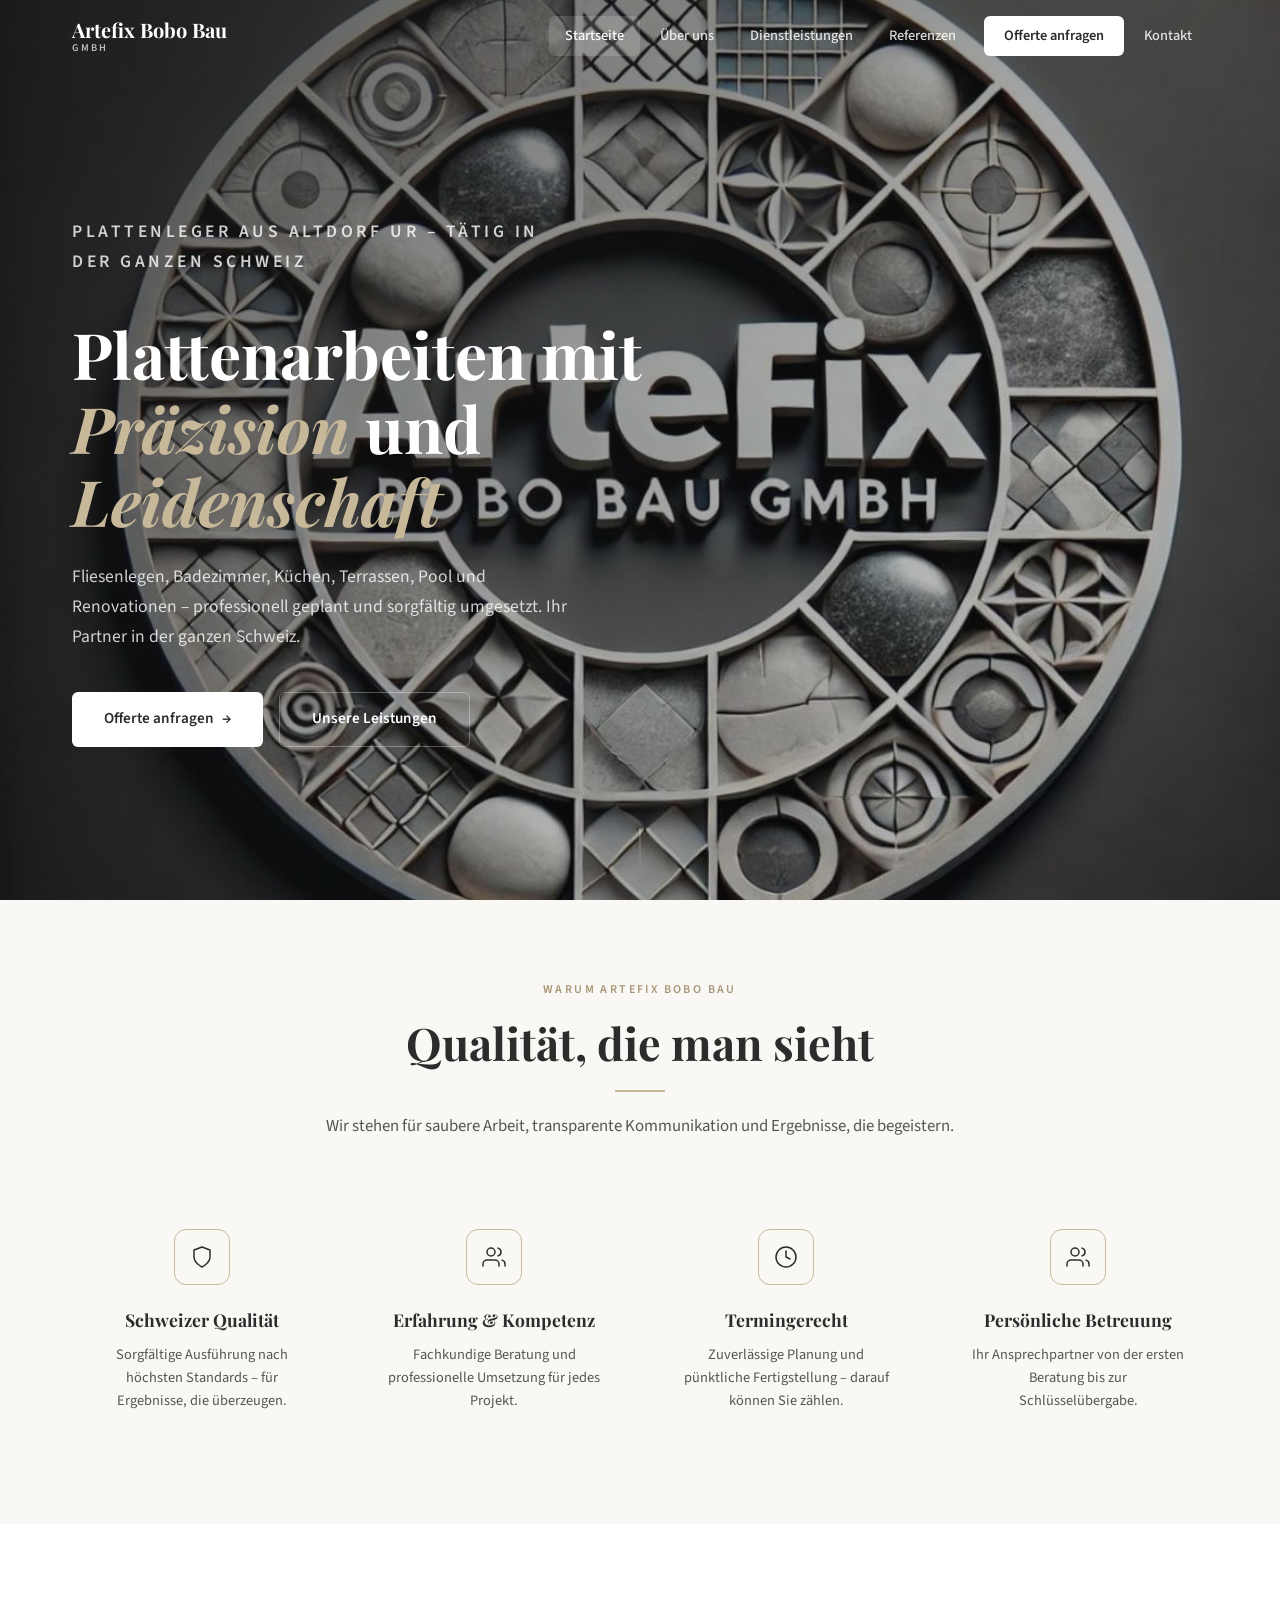
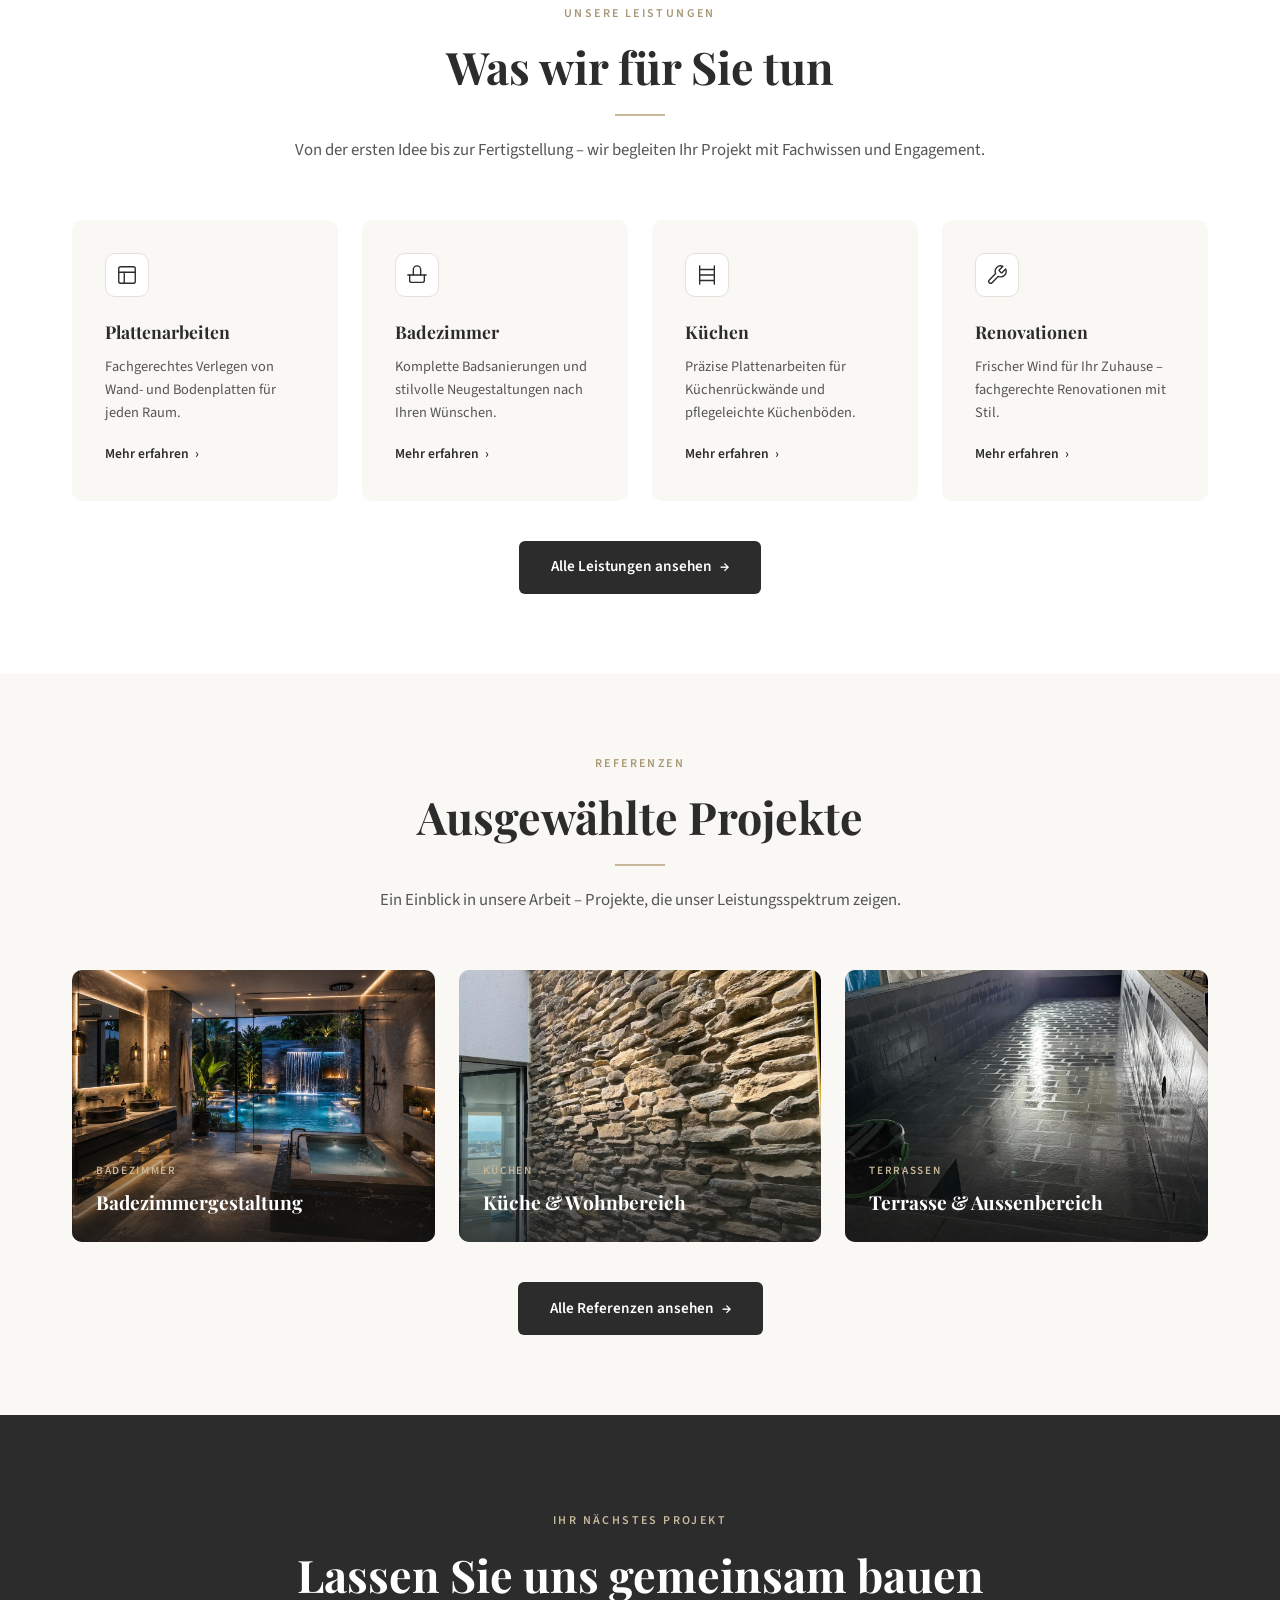
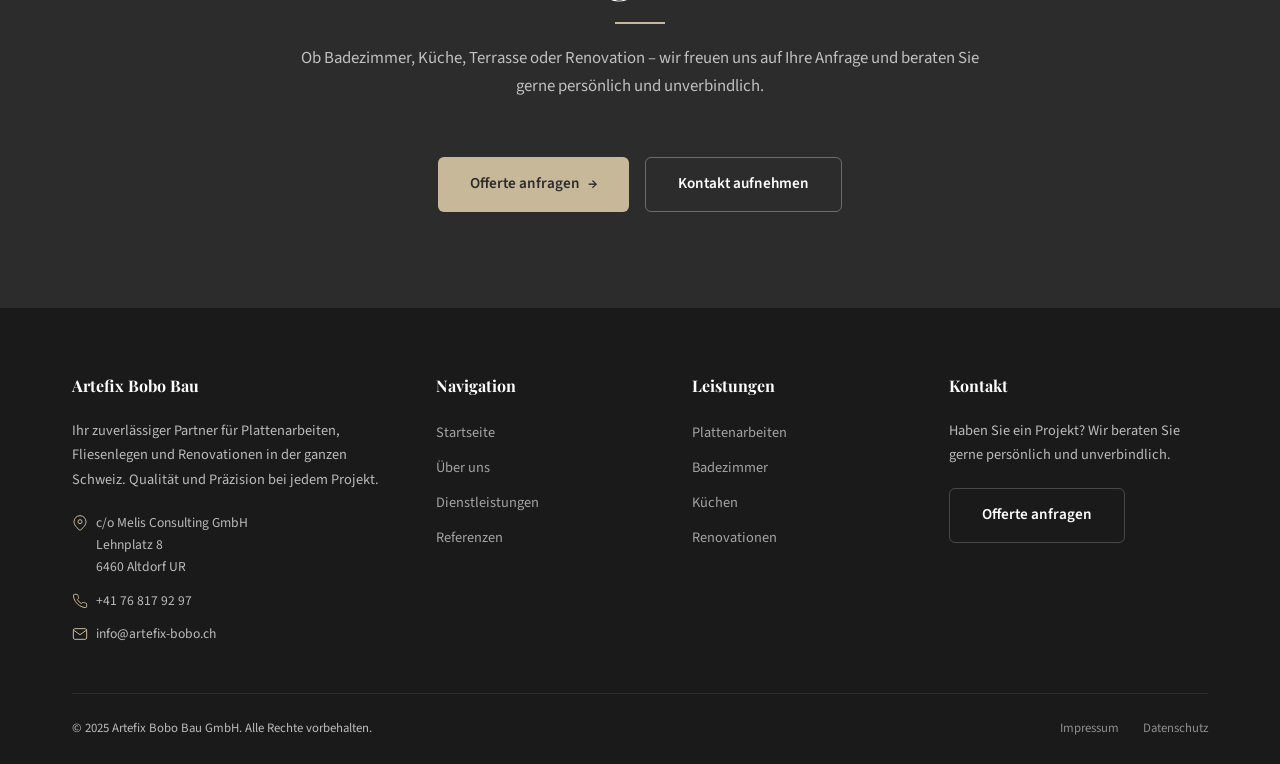
<file: index.html>
<!DOCTYPE html>
<html lang="de">
<head>
  <!-- Zeichensatz und Viewport für responsive Darstellung -->
  <meta charset="UTF-8">
  <meta name="viewport" content="width=device-width, initial-scale=1.0">
  <title>Artefix Bobo Bau GmbH – Plattenarbeiten &amp; Fliesenlegen in der ganzen Schweiz</title>
  <meta name="description" content="Artefix Bobo Bau GmbH – Ihr Spezialist für Plattenarbeiten, Fliesenlegen, Badezimmer, Küchen, Terrassen und Renovationen. Tätig in der ganzen Schweiz.">

  <!-- Google Fonts – Playfair Display für Headlines, Source Sans 3 für Fliesstext -->
  <link rel="preconnect" href="https://fonts.googleapis.com">
  <link rel="preconnect" href="https://fonts.gstatic.com" crossorigin>
  <link href="https://fonts.googleapis.com/css2?family=Playfair+Display:ital,wght@0,400;0,700;1,400;1,700&family=Source+Sans+3:wght@300;400;500;600;700&display=swap" rel="stylesheet">

  <!-- Unser Stylesheet -->
  <link rel="stylesheet" href="style.css">
</head>
<body>

  <!-- ============================================================
       NAVIGATION – Die Hauptnavigation, fixiert oben am Bildschirm
       ============================================================ -->
  <nav class="navbar">
    <div class="container">
      <!-- Logo / Firmenname -->
      <a href="index.html" class="navbar-brand">
        <span class="brand-name">Artefix Bobo Bau</span>
        <span class="brand-sub">GMBH</span>
      </a>

      <!-- Desktop-Navigation – Links zu allen Seiten -->
      <ul class="nav-links">
        <li><a href="index.html" class="active">Startseite</a></li>
        <li><a href="ueber-uns.html">Über uns</a></li>
        <li><a href="dienstleistungen.html">Dienstleistungen</a></li>
        <li><a href="referenzen.html">Referenzen</a></li>
        <li><a href="offerte.html" class="nav-cta">Offerte anfragen</a></li>
        <li><a href="kontakt.html">Kontakt</a></li>
      </ul>

      <!-- Hamburger-Button für das mobile Menü (3 Striche) -->
      <button class="hamburger" aria-label="Menü öffnen">
        <span></span>
        <span></span>
        <span></span>
      </button>
    </div>
  </nav>

  <!-- Mobiles Menü – wird über JavaScript ein-/ausgeblendet -->
  <div class="mobile-menu">
    <a href="index.html">Startseite</a>
    <a href="ueber-uns.html">Über uns</a>
    <a href="dienstleistungen.html">Dienstleistungen</a>
    <a href="referenzen.html">Referenzen</a>
    <a href="offerte.html">Offerte anfragen</a>
    <a href="kontakt.html">Kontakt</a>
  </div>


  <!-- ============================================================
       HERO-BEREICH – Der grosse Einstieg mit Bild und Headline
       ============================================================ -->
  <section class="hero">
    <!-- Hintergrundbild -->
    <div class="hero-bg" style="background-image: url('bilder/logo.jpeg');"></div>

    <div class="container">
      <div class="hero-content">
        <!-- Kleine Überschrift über dem Haupttitel -->
        <p class="hero-eyebrow">Plattenleger aus Altdorf UR – tätig in der ganzen Schweiz</p>

        <!-- Hauptüberschrift mit Akzentwort -->
        <h1>Plattenarbeiten mit <span class="accent">Präzision</span> und <span class="accent">Leidenschaft</span></h1>

        <!-- Kurzer Einführungstext -->
        <p>Fliesenlegen, Badezimmer, Küchen, Terrassen, Pool und Renovationen – professionell geplant und sorgfältig umgesetzt. Ihr Partner in der ganzen Schweiz.</p>

        <!-- CTA-Buttons -->
        <div class="hero-buttons">
          <a href="offerte.html" class="btn btn-primary">
            Offerte anfragen <span class="arrow">→</span>
          </a>
          <a href="dienstleistungen.html" class="btn btn-secondary">
            Unsere Leistungen
          </a>
        </div>
      </div>
    </div>

    <!-- Scroll-Hinweis unten im Hero -->
    <div class="hero-scroll">
      <div class="scroll-line"></div>
    </div>
  </section>


  <!-- ============================================================
       VERTRAUENSBEREICH – 4 Vorteile, die Vertrauen aufbauen
       ============================================================ -->
  <section class="trust-section">
    <div class="container">
      <!-- Sektionsüberschrift -->
      <div class="section-header fade-in">
        <p class="section-eyebrow">Warum Artefix Bobo Bau</p>
        <h2 class="section-title">Qualität, die man sieht</h2>
        <div class="section-line"></div>
        <p class="section-subtitle">Wir stehen für saubere Arbeit, transparente Kommunikation und Ergebnisse, die begeistern.</p>
      </div>

      <!-- Die 4 Vorteile als Karten -->
      <div class="trust-grid">
        <!-- Vorteil 1: Schweizer Qualität -->
        <div class="trust-item fade-in delay-1">
          <div class="trust-icon">
            <svg viewBox="0 0 24 24"><path d="M12 22s8-4 8-10V5l-8-3-8 3v7c0 6 8 10 8 10z"/></svg>
          </div>
          <h3>Schweizer Qualität</h3>
          <p>Sorgfältige Ausführung nach höchsten Standards – für Ergebnisse, die überzeugen.</p>
        </div>

        <!-- Vorteil 2: Erfahrung & Kompetenz -->
        <div class="trust-item fade-in delay-2">
          <div class="trust-icon">
            <svg viewBox="0 0 24 24"><path d="M17 21v-2a4 4 0 0 0-4-4H5a4 4 0 0 0-4 4v2"/><circle cx="9" cy="7" r="4"/><path d="M23 21v-2a4 4 0 0 0-3-3.87"/><path d="M16 3.13a4 4 0 0 1 0 7.75"/></svg>
          </div>
          <h3>Erfahrung &amp; Kompetenz</h3>
          <p>Fachkundige Beratung und professionelle Umsetzung für jedes Projekt.</p>
        </div>

        <!-- Vorteil 3: Termingerecht -->
        <div class="trust-item fade-in delay-3">
          <div class="trust-icon">
            <svg viewBox="0 0 24 24"><circle cx="12" cy="12" r="10"/><polyline points="12 6 12 12 16 14"/></svg>
          </div>
          <h3>Termingerecht</h3>
          <p>Zuverlässige Planung und pünktliche Fertigstellung – darauf können Sie zählen.</p>
        </div>

        <!-- Vorteil 4: Persönliche Betreuung -->
        <div class="trust-item fade-in delay-4">
          <div class="trust-icon">
            <svg viewBox="0 0 24 24"><path d="M17 21v-2a4 4 0 0 0-4-4H5a4 4 0 0 0-4 4v2"/><circle cx="9" cy="7" r="4"/><path d="M23 21v-2a4 4 0 0 0-3-3.87"/><path d="M16 3.13a4 4 0 0 1 0 7.75"/></svg>
          </div>
          <h3>Persönliche Betreuung</h3>
          <p>Ihr Ansprechpartner von der ersten Beratung bis zur Schlüsselübergabe.</p>
        </div>
      </div>
    </div>
  </section>


  <!-- ============================================================
       DIENSTLEISTUNGEN-VORSCHAU – 4 Hauptleistungen als Karten
       ============================================================ -->
  <section class="services-preview">
    <div class="container">
      <div class="section-header fade-in">
        <p class="section-eyebrow">Unsere Leistungen</p>
        <h2 class="section-title">Was wir für Sie tun</h2>
        <div class="section-line"></div>
        <p class="section-subtitle">Von der ersten Idee bis zur Fertigstellung – wir begleiten Ihr Projekt mit Fachwissen und Engagement.</p>
      </div>

      <div class="services-grid">
        <!-- Karte: Plattenarbeiten -->
        <a href="dienstleistungen.html" class="service-card fade-in delay-1">
          <div class="card-icon">
            <svg viewBox="0 0 24 24"><rect x="3" y="3" width="18" height="18" rx="2" ry="2"/><line x1="3" y1="9" x2="21" y2="9"/><line x1="9" y1="21" x2="9" y2="9"/></svg>
          </div>
          <h3>Plattenarbeiten</h3>
          <p>Fachgerechtes Verlegen von Wand- und Bodenplatten für jeden Raum.</p>
          <span class="card-link">Mehr erfahren <span class="arrow">›</span></span>
        </a>

        <!-- Karte: Badezimmer -->
        <a href="dienstleistungen.html" class="service-card fade-in delay-2">
          <div class="card-icon">
            <svg viewBox="0 0 24 24"><path d="M2 12h20"/><path d="M4 12v6a2 2 0 0 0 2 2h12a2 2 0 0 0 2-2v-6"/><path d="M8 12V6a4 4 0 0 1 8 0v6"/></svg>
          </div>
          <h3>Badezimmer</h3>
          <p>Komplette Badsanierungen und stilvolle Neugestaltungen nach Ihren Wünschen.</p>
          <span class="card-link">Mehr erfahren <span class="arrow">›</span></span>
        </a>

        <!-- Karte: Küchen -->
        <a href="dienstleistungen.html" class="service-card fade-in delay-3">
          <div class="card-icon">
            <svg viewBox="0 0 24 24"><path d="M4 2v20"/><path d="M20 2v20"/><path d="M4 12h16"/><path d="M4 6h16"/><path d="M4 18h16"/></svg>
          </div>
          <h3>Küchen</h3>
          <p>Präzise Plattenarbeiten für Küchenrückwände und pflegeleichte Küchenböden.</p>
          <span class="card-link">Mehr erfahren <span class="arrow">›</span></span>
        </a>

        <!-- Karte: Renovationen -->
        <a href="dienstleistungen.html" class="service-card fade-in delay-4">
          <div class="card-icon">
            <svg viewBox="0 0 24 24"><path d="M14.7 6.3a1 1 0 0 0 0 1.4l1.6 1.6a1 1 0 0 0 1.4 0l3.77-3.77a6 6 0 0 1-7.94 7.94l-6.91 6.91a2.12 2.12 0 0 1-3-3l6.91-6.91a6 6 0 0 1 7.94-7.94l-3.76 3.76z"/></svg>
          </div>
          <h3>Renovationen</h3>
          <p>Frischer Wind für Ihr Zuhause – fachgerechte Renovationen mit Stil.</p>
          <span class="card-link">Mehr erfahren <span class="arrow">›</span></span>
        </a>
      </div>

      <div class="center-btn fade-in">
        <a href="dienstleistungen.html" class="btn btn-dark">Alle Leistungen ansehen <span class="arrow">→</span></a>
      </div>
    </div>
  </section>


  <!-- ============================================================
       REFERENZEN-VORSCHAU – 3 Beispielprojekte mit Bildern
       ============================================================ -->
  <section class="references-preview">
    <div class="container">
      <div class="section-header fade-in">
        <p class="section-eyebrow">Referenzen</p>
        <h2 class="section-title">Ausgewählte Projekte</h2>
        <div class="section-line"></div>
        <p class="section-subtitle">Ein Einblick in unsere Arbeit – Projekte, die unser Leistungsspektrum zeigen.</p>
      </div>

      <div class="references-grid">
        <!-- Referenz 1: Badezimmer -->
        <div class="reference-card fade-in delay-1">
          <img src="bilder/bad.jpeg" alt="Badezimmergestaltung – Artefix Bobo Bau" loading="lazy">
          <div class="card-overlay">
            <span class="card-tag">Badezimmer</span>
            <span class="card-title">Badezimmergestaltung</span>
          </div>
        </div>

        <!-- Referenz 2: Küche -->
        <div class="reference-card fade-in delay-2">
          <img src="bilder/steinwand.jpeg" alt="Küche & Wohnbereich – Natursteinwand" loading="lazy">
          <div class="card-overlay">
            <span class="card-tag">Küchen</span>
            <span class="card-title">Küche &amp; Wohnbereich</span>
          </div>
        </div>

        <!-- Referenz 3: Fassade -->
        <div class="reference-card fade-in delay-3">
          <img src="bilder/pool.jpeg" alt="Terrasse & Aussenbereich – Pool" loading="lazy">
          <div class="card-overlay">
            <span class="card-tag">Terrassen</span>
            <span class="card-title">Terrasse &amp; Aussenbereich</span>
          </div>
        </div>
      </div>

      <div class="center-btn fade-in">
        <a href="referenzen.html" class="btn btn-dark">Alle Referenzen ansehen <span class="arrow">→</span></a>
      </div>
    </div>
  </section>


  <!-- ============================================================
       CTA-BEREICH – Aufruf zum Handeln
       ============================================================ -->
  <section class="cta-section">
    <div class="container">
      <div class="section-header fade-in">
        <p class="section-eyebrow">Ihr nächstes Projekt</p>
        <h2 class="section-title">Lassen Sie uns gemeinsam bauen</h2>
        <div class="section-line"></div>
        <p class="section-subtitle">Ob Badezimmer, Küche, Terrasse oder Renovation – wir freuen uns auf Ihre Anfrage und beraten Sie gerne persönlich und unverbindlich.</p>
      </div>
      <div class="cta-buttons fade-in">
        <a href="offerte.html" class="btn btn-primary">Offerte anfragen <span class="arrow">→</span></a>
        <a href="kontakt.html" class="btn btn-secondary">Kontakt aufnehmen</a>
      </div>
    </div>
  </section>


  <!-- ============================================================
       FOOTER – Der Fussbereich mit Firmendaten und Links
       ============================================================ -->
  <footer class="footer">
    <div class="container">
      <div class="footer-grid">
        <!-- Spalte 1: Firmeninfos -->
        <div class="footer-brand">
          <h4>Artefix Bobo Bau</h4>
          <p>Ihr zuverlässiger Partner für Plattenarbeiten, Fliesenlegen und Renovationen in der ganzen Schweiz. Qualität und Präzision bei jedem Projekt.</p>
          <div class="footer-address">
            <svg viewBox="0 0 24 24"><path d="M21 10c0 7-9 13-9 13s-9-6-9-13a9 9 0 0 1 18 0z"/><circle cx="12" cy="10" r="3"/></svg>
            <span>c/o Melis Consulting GmbH<br>Lehnplatz 8<br>6460 Altdorf UR</span>
          </div>
          <div class="footer-address" style="margin-top:0.75rem;">
            <svg viewBox="0 0 24 24"><path d="M22 16.92v3a2 2 0 0 1-2.18 2 19.79 19.79 0 0 1-8.63-3.07 19.5 19.5 0 0 1-6-6 19.79 19.79 0 0 1-3.07-8.67A2 2 0 0 1 4.11 2h3a2 2 0 0 1 2 1.72 12.84 12.84 0 0 0 .7 2.81 2 2 0 0 1-.45 2.11L8.09 9.91a16 16 0 0 0 6 6l1.27-1.27a2 2 0 0 1 2.11-.45 12.84 12.84 0 0 0 2.81.7A2 2 0 0 1 22 16.92z"/></svg>
            <span><a href="tel:+41768179297" style="color:inherit;">+41 76 817 92 97</a></span>
          </div>
          <div class="footer-address" style="margin-top:0.75rem;">
            <svg viewBox="0 0 24 24"><path d="M4 4h16c1.1 0 2 .9 2 2v12c0 1.1-.9 2-2 2H4c-1.1 0-2-.9-2-2V6c0-1.1.9-2 2-2z"/><polyline points="22,6 12,13 2,6"/></svg>
            <span><a href="mailto:info@artefix-bobo.ch" style="color:inherit;">info@artefix-bobo.ch</a></span>
          </div>
        </div>

        <!-- Spalte 2: Navigation -->
        <div class="footer-nav">
          <h4>Navigation</h4>
          <ul>
            <li><a href="index.html">Startseite</a></li>
            <li><a href="ueber-uns.html">Über uns</a></li>
            <li><a href="dienstleistungen.html">Dienstleistungen</a></li>
            <li><a href="referenzen.html">Referenzen</a></li>
          </ul>
        </div>

        <!-- Spalte 3: Leistungen -->
        <div class="footer-nav">
          <h4>Leistungen</h4>
          <ul>
            <li><a href="dienstleistungen.html">Plattenarbeiten</a></li>
            <li><a href="dienstleistungen.html">Badezimmer</a></li>
            <li><a href="dienstleistungen.html">Küchen</a></li>
            <li><a href="dienstleistungen.html">Renovationen</a></li>
          </ul>
        </div>

        <!-- Spalte 4: Kontakt-CTA -->
        <div class="footer-cta">
          <h4>Kontakt</h4>
          <p>Haben Sie ein Projekt? Wir beraten Sie gerne persönlich und unverbindlich.</p>
          <a href="offerte.html" class="btn btn-outline" style="color:#fff; border-color:rgba(255,255,255,0.2);">Offerte anfragen</a>
        </div>
      </div>

      <!-- Unterer Footer mit Copyright und rechtlichen Links -->
      <div class="footer-bottom">
        <span>&copy; 2025 Artefix Bobo Bau GmbH. Alle Rechte vorbehalten.</span>
        <div class="footer-legal">
          <a href="impressum.html">Impressum</a>
          <a href="datenschutz.html">Datenschutz</a>
        </div>
      </div>
    </div>
  </footer>

  <!-- JavaScript am Ende der Seite laden -->
  <script src="script.js"></script>
</body>
</html>
</file>
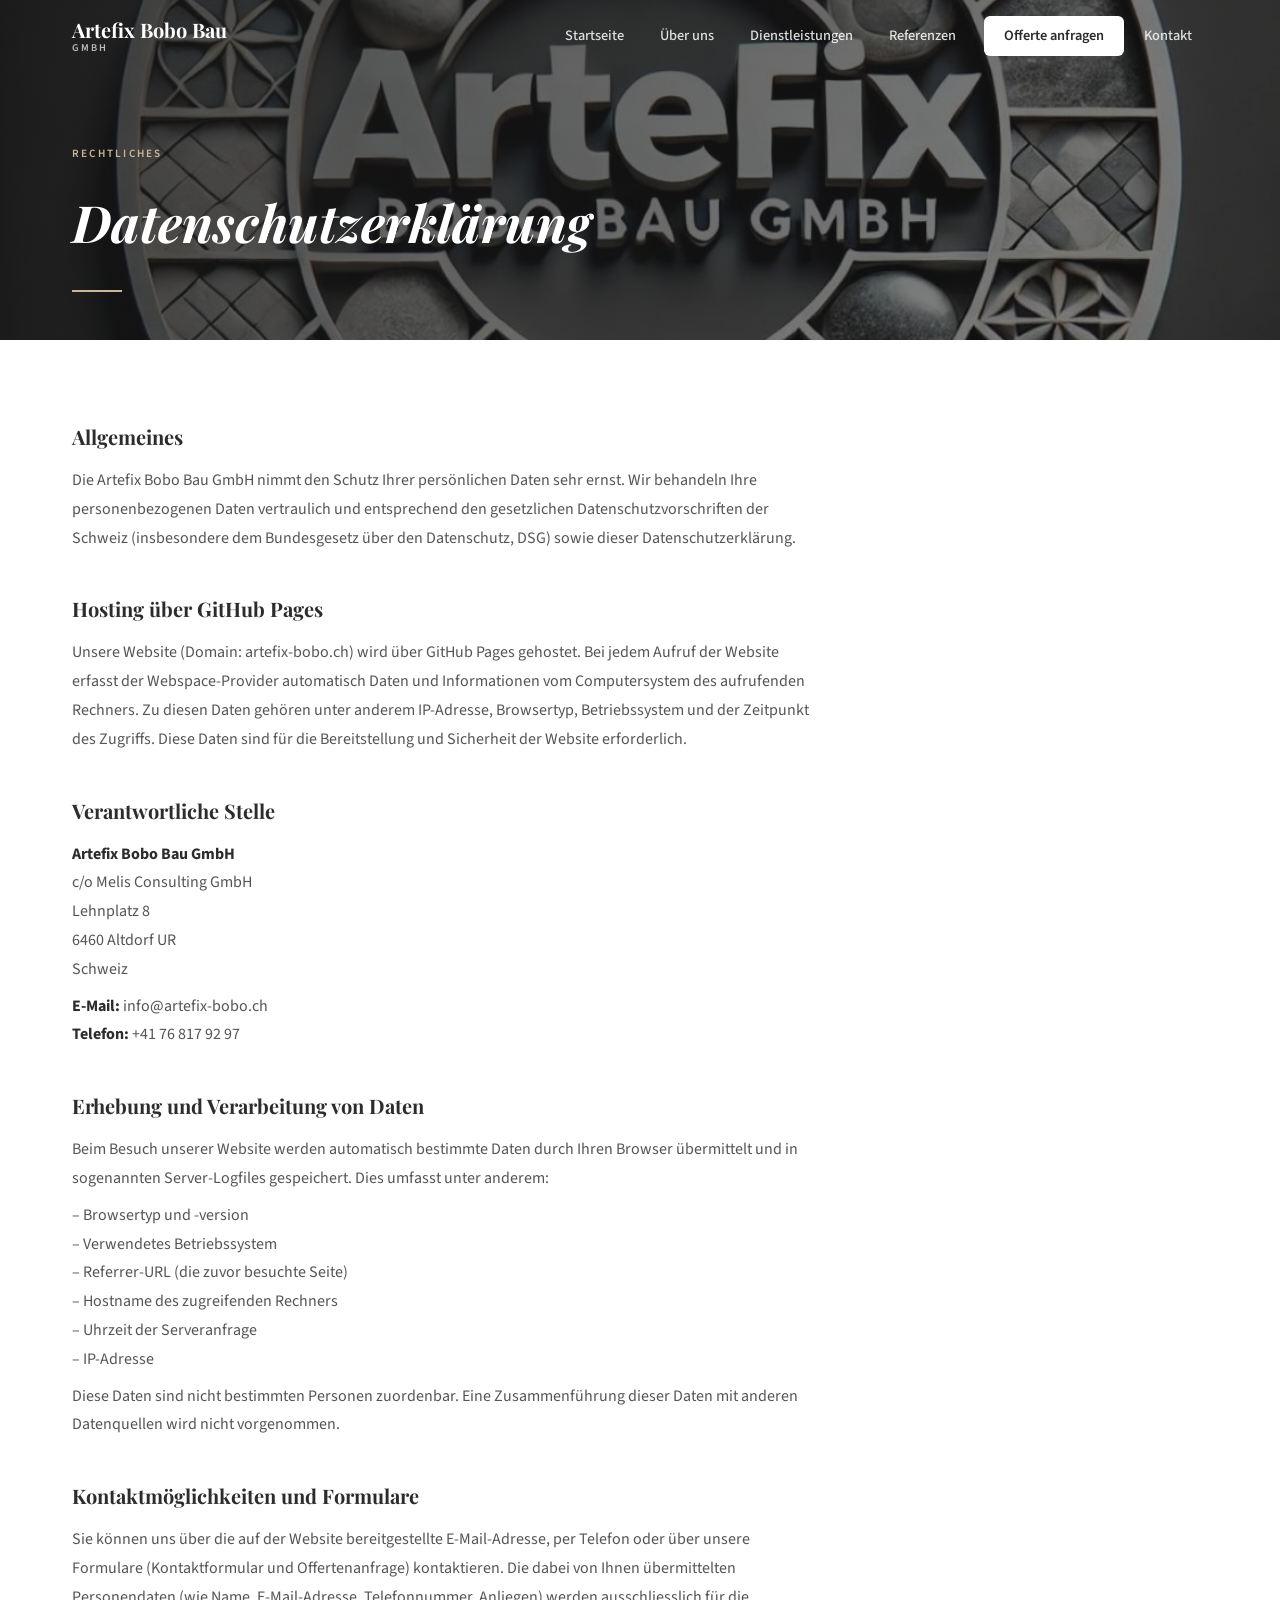
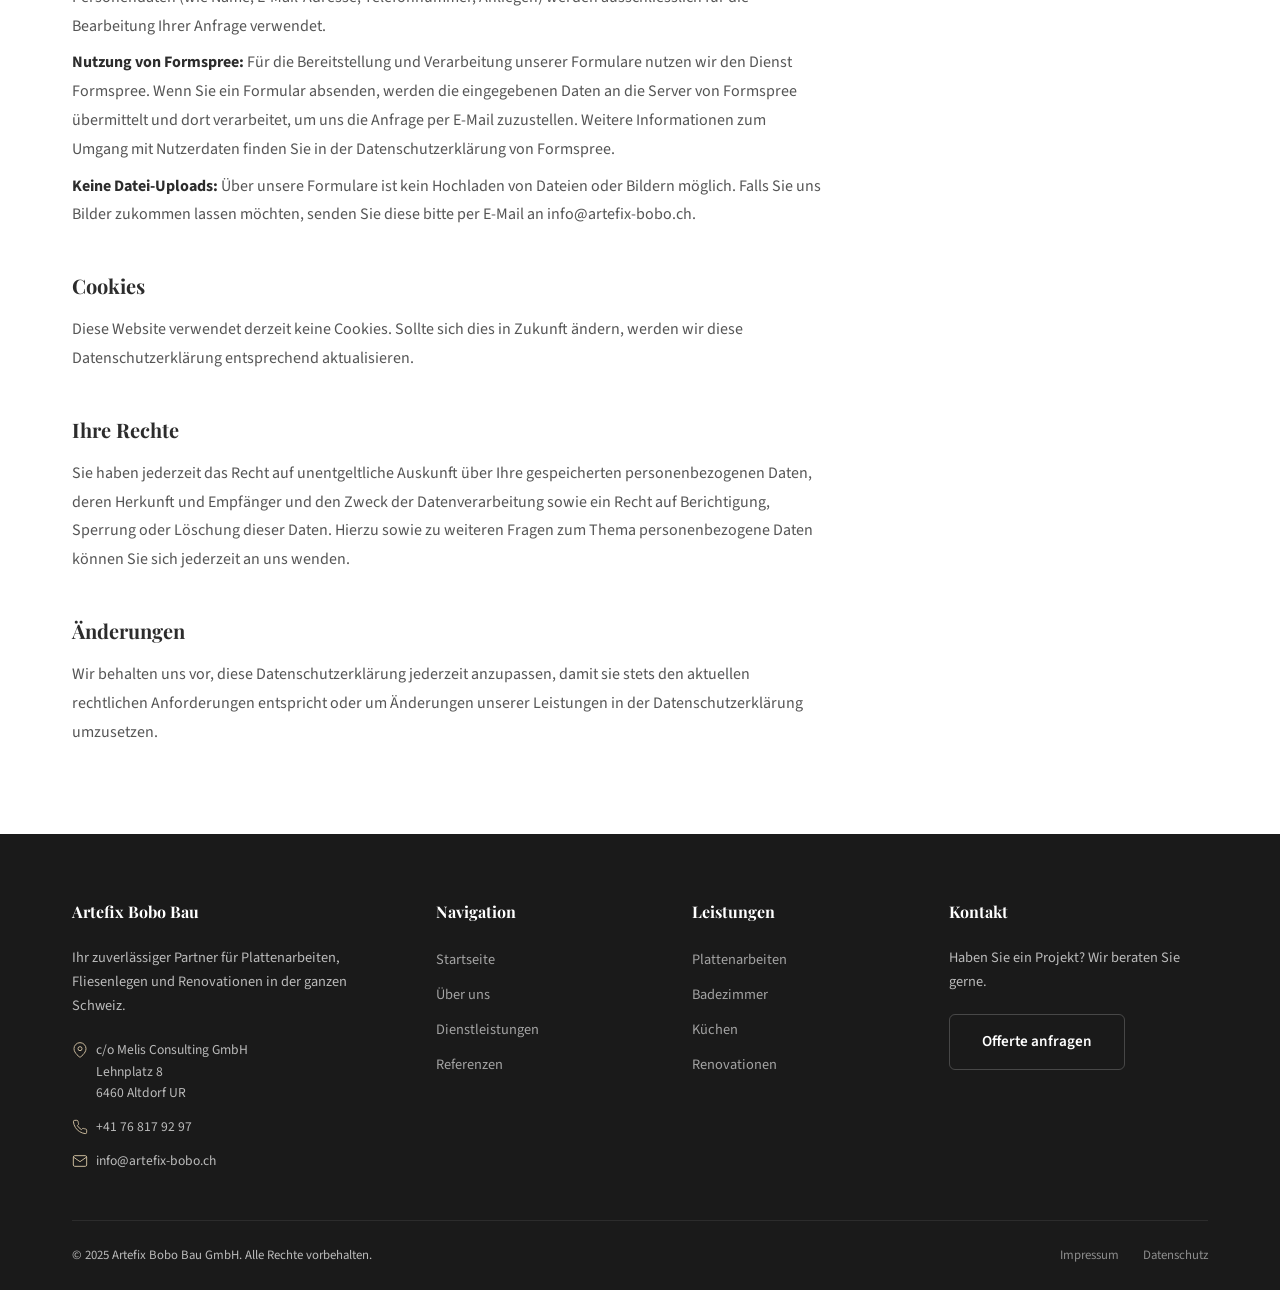
<file: datenschutz.html>
<!DOCTYPE html>
<html lang="de">
<head>
  <meta charset="UTF-8">
  <meta name="viewport" content="width=device-width, initial-scale=1.0">
  <title>Datenschutz – Artefix Bobo Bau GmbH</title>
  <link rel="preconnect" href="https://fonts.googleapis.com">
  <link rel="preconnect" href="https://fonts.gstatic.com" crossorigin>
  <link href="https://fonts.googleapis.com/css2?family=Playfair+Display:ital,wght@0,400;0,700;1,400;1,700&family=Source+Sans+3:wght@300;400;500;600;700&display=swap" rel="stylesheet">
  <link rel="stylesheet" href="style.css">
</head>
<body>

  <!-- Navigation -->
  <nav class="navbar">
    <div class="container">
      <a href="index.html" class="navbar-brand">
        <span class="brand-name">Artefix Bobo Bau</span>
        <span class="brand-sub">GMBH</span>
      </a>
      <ul class="nav-links">
        <li><a href="index.html">Startseite</a></li>
        <li><a href="ueber-uns.html">Über uns</a></li>
        <li><a href="dienstleistungen.html">Dienstleistungen</a></li>
        <li><a href="referenzen.html">Referenzen</a></li>
        <li><a href="offerte.html" class="nav-cta">Offerte anfragen</a></li>
        <li><a href="kontakt.html">Kontakt</a></li>
      </ul>
      <button class="hamburger" aria-label="Menü öffnen">
        <span></span><span></span><span></span>
      </button>
    </div>
  </nav>
  <div class="mobile-menu">
    <a href="index.html">Startseite</a>
    <a href="ueber-uns.html">Über uns</a>
    <a href="dienstleistungen.html">Dienstleistungen</a>
    <a href="referenzen.html">Referenzen</a>
    <a href="offerte.html">Offerte anfragen</a>
    <a href="kontakt.html">Kontakt</a>
  </div>

  <!-- Seitenüberschrift -->
  <section class="page-header" style="background-image: url('bilder/logo.jpeg');">
    <div class="container">
      <p class="page-eyebrow">Rechtliches</p>
      <h1>Datenschutzerklärung</h1>
      <div class="header-line"></div>
    </div>
  </section>

  <!-- Datenschutz-Inhalt -->
  <section class="legal-content">
    <div class="container">
      <div class="legal-inner fade-in">

        <h2>Allgemeines</h2>
        <p>Die Artefix Bobo Bau GmbH nimmt den Schutz Ihrer persönlichen Daten sehr ernst. Wir behandeln Ihre personenbezogenen Daten vertraulich und entsprechend den gesetzlichen Datenschutzvorschriften der Schweiz (insbesondere dem Bundesgesetz über den Datenschutz, DSG) sowie dieser Datenschutzerklärung.</p>
        
        <h2>Hosting über GitHub Pages</h2>
        <p>Unsere Website (Domain: artefix-bobo.ch) wird über GitHub Pages gehostet. Bei jedem Aufruf der Website erfasst der Webspace-Provider automatisch Daten und Informationen vom Computersystem des aufrufenden Rechners. Zu diesen Daten gehören unter anderem IP-Adresse, Browsertyp, Betriebssystem und der Zeitpunkt des Zugriffs. Diese Daten sind für die Bereitstellung und Sicherheit der Website erforderlich.</p>

        <h2>Verantwortliche Stelle</h2>
        <p><strong>Artefix Bobo Bau GmbH</strong><br>c/o Melis Consulting GmbH<br>Lehnplatz 8<br>6460 Altdorf UR<br>Schweiz</p>
        <p><strong>E-Mail:</strong> <a href="mailto:info@artefix-bobo.ch">info@artefix-bobo.ch</a><br><strong>Telefon:</strong> <a href="tel:+41768179297">+41 76 817 92 97</a></p>

        <h2>Erhebung und Verarbeitung von Daten</h2>
        <p>Beim Besuch unserer Website werden automatisch bestimmte Daten durch Ihren Browser übermittelt und in sogenannten Server-Logfiles gespeichert. Dies umfasst unter anderem:</p>
        <p>– Browsertyp und -version<br>– Verwendetes Betriebssystem<br>– Referrer-URL (die zuvor besuchte Seite)<br>– Hostname des zugreifenden Rechners<br>– Uhrzeit der Serveranfrage<br>– IP-Adresse</p>
        <p>Diese Daten sind nicht bestimmten Personen zuordenbar. Eine Zusammenführung dieser Daten mit anderen Datenquellen wird nicht vorgenommen.</p>

        <h2>Kontaktmöglichkeiten und Formulare</h2>
        <p>Sie können uns über die auf der Website bereitgestellte E-Mail-Adresse, per Telefon oder über unsere Formulare (Kontaktformular und Offertenanfrage) kontaktieren. Die dabei von Ihnen übermittelten Personendaten (wie Name, E-Mail-Adresse, Telefonnummer, Anliegen) werden ausschliesslich für die Bearbeitung Ihrer Anfrage verwendet.</p>
        <p><strong>Nutzung von Formspree:</strong> Für die Bereitstellung und Verarbeitung unserer Formulare nutzen wir den Dienst Formspree. Wenn Sie ein Formular absenden, werden die eingegebenen Daten an die Server von Formspree übermittelt und dort verarbeitet, um uns die Anfrage per E-Mail zuzustellen. Weitere Informationen zum Umgang mit Nutzerdaten finden Sie in der Datenschutzerklärung von Formspree.</p>
        <p><strong>Keine Datei-Uploads:</strong> Über unsere Formulare ist kein Hochladen von Dateien oder Bildern möglich. Falls Sie uns Bilder zukommen lassen möchten, senden Sie diese bitte per E-Mail an <a href="mailto:info@artefix-bobo.ch">info@artefix-bobo.ch</a>.</p>

        <h2>Cookies</h2>
        <p>Diese Website verwendet derzeit keine Cookies. Sollte sich dies in Zukunft ändern, werden wir diese Datenschutzerklärung entsprechend aktualisieren.</p>

        <h2>Ihre Rechte</h2>
        <p>Sie haben jederzeit das Recht auf unentgeltliche Auskunft über Ihre gespeicherten personenbezogenen Daten, deren Herkunft und Empfänger und den Zweck der Datenverarbeitung sowie ein Recht auf Berichtigung, Sperrung oder Löschung dieser Daten. Hierzu sowie zu weiteren Fragen zum Thema personenbezogene Daten können Sie sich jederzeit an uns wenden.</p>

        <h2>Änderungen</h2>
        <p>Wir behalten uns vor, diese Datenschutzerklärung jederzeit anzupassen, damit sie stets den aktuellen rechtlichen Anforderungen entspricht oder um Änderungen unserer Leistungen in der Datenschutzerklärung umzusetzen.</p>


      </div>
    </div>
  </section>

  <!-- Footer -->
  <footer class="footer">
    <div class="container">
      <div class="footer-grid">
        <div class="footer-brand">
          <h4>Artefix Bobo Bau</h4>
          <p>Ihr zuverlässiger Partner für Plattenarbeiten, Fliesenlegen und Renovationen in der ganzen Schweiz.</p>
          <div class="footer-address">
            <svg viewBox="0 0 24 24"><path d="M21 10c0 7-9 13-9 13s-9-6-9-13a9 9 0 0 1 18 0z"/><circle cx="12" cy="10" r="3"/></svg>
            <span>c/o Melis Consulting GmbH<br>Lehnplatz 8<br>6460 Altdorf UR</span>
          </div>
          <div class="footer-address" style="margin-top:0.75rem;">
            <svg viewBox="0 0 24 24"><path d="M22 16.92v3a2 2 0 0 1-2.18 2 19.79 19.79 0 0 1-8.63-3.07 19.5 19.5 0 0 1-6-6 19.79 19.79 0 0 1-3.07-8.67A2 2 0 0 1 4.11 2h3a2 2 0 0 1 2 1.72 12.84 12.84 0 0 0 .7 2.81 2 2 0 0 1-.45 2.11L8.09 9.91a16 16 0 0 0 6 6l1.27-1.27a2 2 0 0 1 2.11-.45 12.84 12.84 0 0 0 2.81.7A2 2 0 0 1 22 16.92z"/></svg>
            <span><a href="tel:+41768179297" style="color:inherit;">+41 76 817 92 97</a></span>
          </div>
          <div class="footer-address" style="margin-top:0.75rem;">
            <svg viewBox="0 0 24 24"><path d="M4 4h16c1.1 0 2 .9 2 2v12c0 1.1-.9 2-2 2H4c-1.1 0-2-.9-2-2V6c0-1.1.9-2 2-2z"/><polyline points="22,6 12,13 2,6"/></svg>
            <span><a href="mailto:info@artefix-bobo.ch" style="color:inherit;">info@artefix-bobo.ch</a></span>
          </div>
        </div>
        <div class="footer-nav"><h4>Navigation</h4><ul><li><a href="index.html">Startseite</a></li><li><a href="ueber-uns.html">Über uns</a></li><li><a href="dienstleistungen.html">Dienstleistungen</a></li><li><a href="referenzen.html">Referenzen</a></li></ul></div>
        <div class="footer-nav"><h4>Leistungen</h4><ul><li><a href="dienstleistungen.html">Plattenarbeiten</a></li><li><a href="dienstleistungen.html">Badezimmer</a></li><li><a href="dienstleistungen.html">Küchen</a></li><li><a href="dienstleistungen.html">Renovationen</a></li></ul></div>
        <div class="footer-cta"><h4>Kontakt</h4><p>Haben Sie ein Projekt? Wir beraten Sie gerne.</p><a href="offerte.html" class="btn btn-outline" style="color:#fff; border-color:rgba(255,255,255,0.2);">Offerte anfragen</a></div>
      </div>
      <div class="footer-bottom">
        <span>&copy; 2025 Artefix Bobo Bau GmbH. Alle Rechte vorbehalten.</span>
        <div class="footer-legal"><a href="impressum.html">Impressum</a><a href="datenschutz.html">Datenschutz</a></div>
      </div>
    </div>
  </footer>
  <script src="script.js"></script>
</body>
</html>
</file>
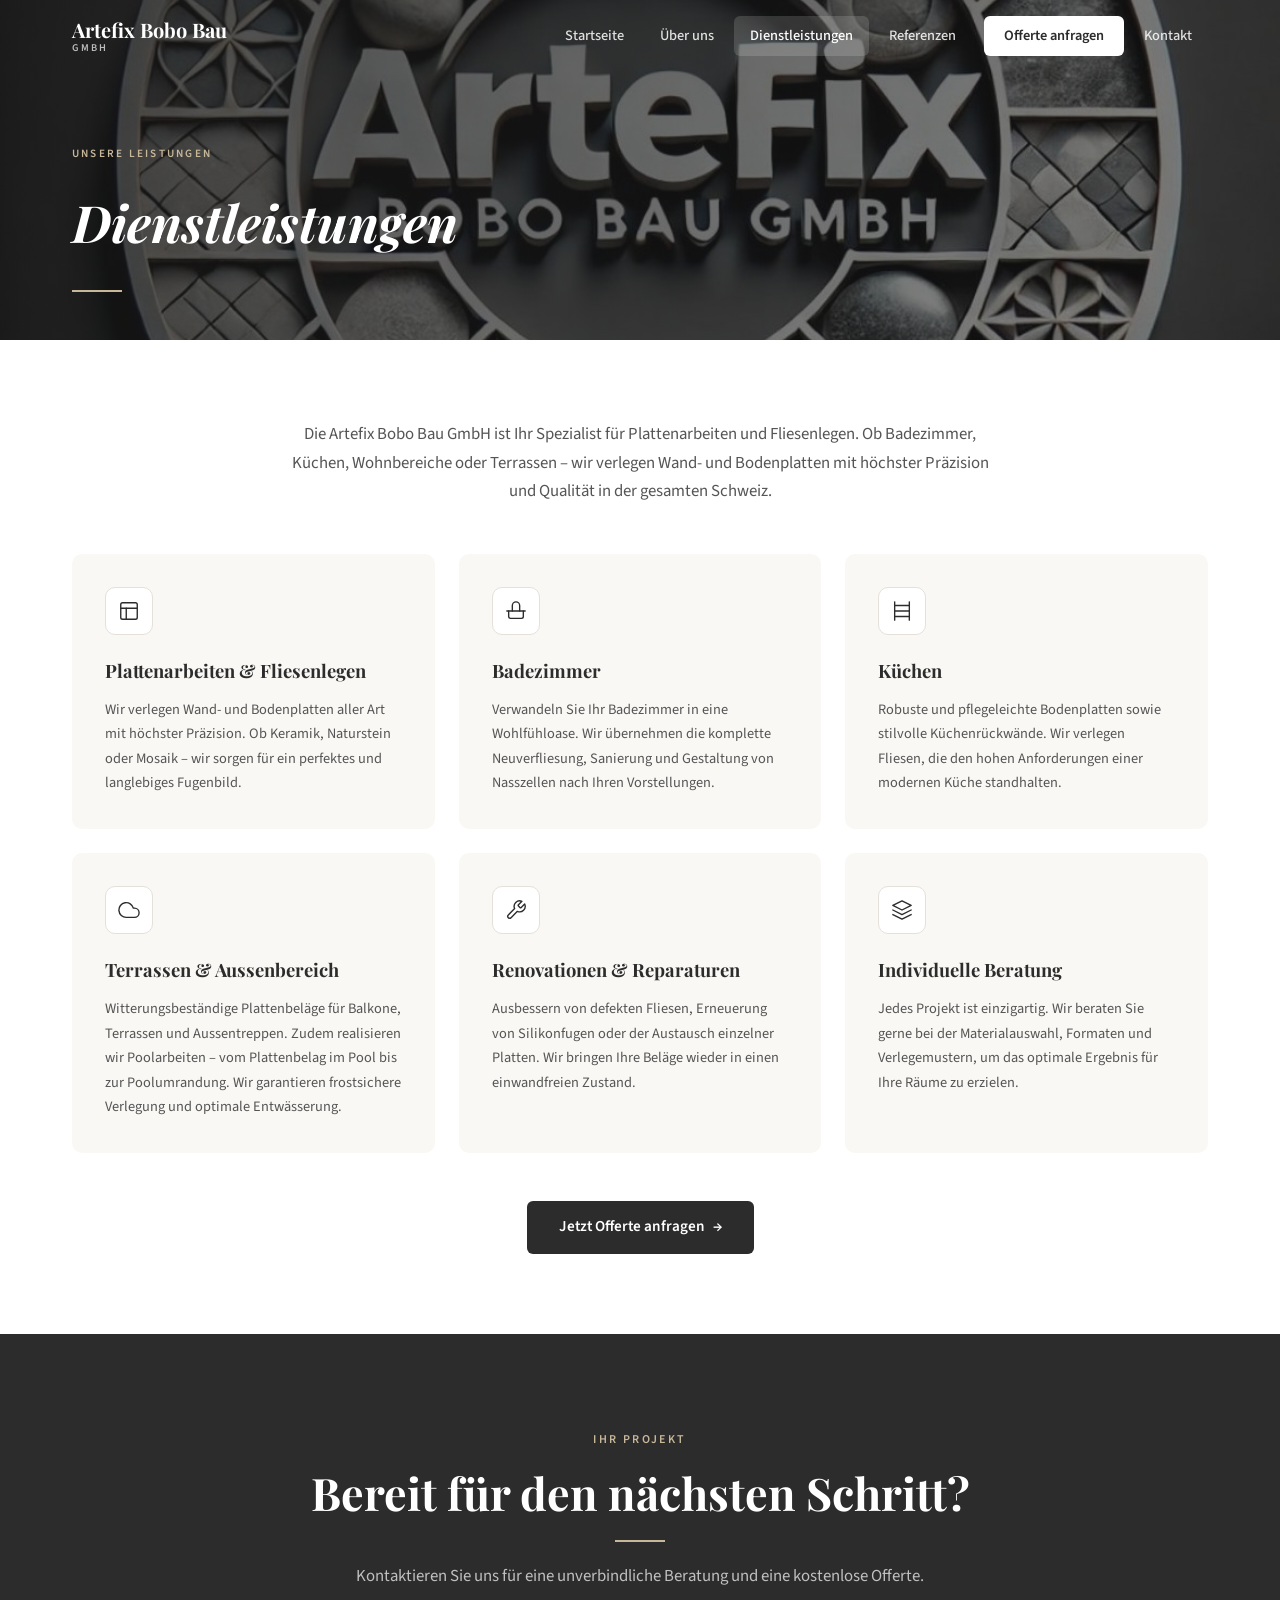
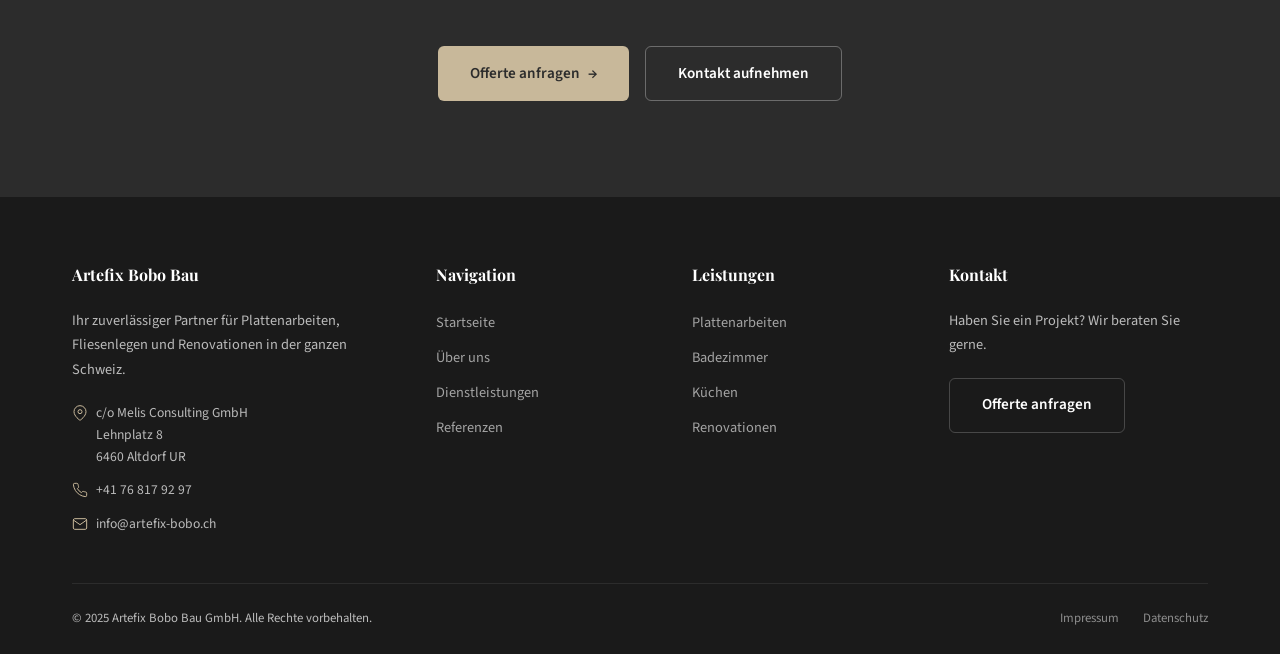
<file: dienstleistungen.html>
<!DOCTYPE html>
<html lang="de">
<head>
  <meta charset="UTF-8">
  <meta name="viewport" content="width=device-width, initial-scale=1.0">
  <title>Dienstleistungen – Artefix Bobo Bau GmbH</title>
  <meta name="description" content="Unsere Dienstleistungen: Plattenarbeiten, Fliesenlegen, Bodenplatten, Wandplatten, Badezimmer, Küchen, Terrassen und Renovationen. Artefix Bobo Bau GmbH – tätig in der ganzen Schweiz.">
  <link rel="preconnect" href="https://fonts.googleapis.com">
  <link rel="preconnect" href="https://fonts.gstatic.com" crossorigin>
  <link href="https://fonts.googleapis.com/css2?family=Playfair+Display:ital,wght@0,400;0,700;1,400;1,700&family=Source+Sans+3:wght@300;400;500;600;700&display=swap" rel="stylesheet">
  <link rel="stylesheet" href="style.css">
</head>
<body>

  <!-- Navigation -->
  <nav class="navbar">
    <div class="container">
      <a href="index.html" class="navbar-brand">
        <span class="brand-name">Artefix Bobo Bau</span>
        <span class="brand-sub">GMBH</span>
      </a>
      <ul class="nav-links">
        <li><a href="index.html">Startseite</a></li>
        <li><a href="ueber-uns.html">Über uns</a></li>
        <li><a href="dienstleistungen.html" class="active">Dienstleistungen</a></li>
        <li><a href="referenzen.html">Referenzen</a></li>
        <li><a href="offerte.html" class="nav-cta">Offerte anfragen</a></li>
        <li><a href="kontakt.html">Kontakt</a></li>
      </ul>
      <button class="hamburger" aria-label="Menü öffnen">
        <span></span><span></span><span></span>
      </button>
    </div>
  </nav>
  <div class="mobile-menu">
    <a href="index.html">Startseite</a>
    <a href="ueber-uns.html">Über uns</a>
    <a href="dienstleistungen.html">Dienstleistungen</a>
    <a href="referenzen.html">Referenzen</a>
    <a href="offerte.html">Offerte anfragen</a>
    <a href="kontakt.html">Kontakt</a>
  </div>

  <!-- Seitenüberschrift -->
  <section class="page-header" style="background-image: url('bilder/logo.jpeg');">
    <div class="container">
      <p class="page-eyebrow">Unsere Leistungen</p>
      <h1>Dienstleistungen</h1>
      <div class="header-line"></div>
    </div>
  </section>

  <!-- ============================================================
       ALLE DIENSTLEISTUNGEN – 8 Leistungskarten mit Beschreibung
       ============================================================ -->
  <section class="services-full">
    <div class="container">
      <p class="services-intro fade-in">Die Artefix Bobo Bau GmbH ist Ihr Spezialist für Plattenarbeiten und Fliesenlegen. Ob Badezimmer, Küchen, Wohnbereiche oder Terrassen – wir verlegen Wand- und Bodenplatten mit höchster Präzision und Qualität in der gesamten Schweiz.</p>

      <div class="services-full-grid">
        <!-- 1. Plattenarbeiten -->
        <div class="service-full-card fade-in delay-1">
          <div class="card-icon">
            <svg viewBox="0 0 24 24"><rect x="3" y="3" width="18" height="18" rx="2" ry="2"/><line x1="3" y1="9" x2="21" y2="9"/><line x1="9" y1="21" x2="9" y2="9"/></svg>
          </div>
          <h3>Plattenarbeiten & Fliesenlegen</h3>
          <p>Wir verlegen Wand- und Bodenplatten aller Art mit höchster Präzision. Ob Keramik, Naturstein oder Mosaik – wir sorgen für ein perfektes und langlebiges Fugenbild.</p>
        </div>

        <!-- 2. Badezimmer -->
        <div class="service-full-card fade-in delay-2">
          <div class="card-icon">
            <svg viewBox="0 0 24 24"><path d="M2 12h20"/><path d="M4 12v6a2 2 0 0 0 2 2h12a2 2 0 0 0 2-2v-6"/><path d="M8 12V6a4 4 0 0 1 8 0v6"/></svg>
          </div>
          <h3>Badezimmer</h3>
          <p>Verwandeln Sie Ihr Badezimmer in eine Wohlfühloase. Wir übernehmen die komplette Neuverfliesung, Sanierung und Gestaltung von Nasszellen nach Ihren Vorstellungen.</p>
        </div>

        <!-- 3. Küchen -->
        <div class="service-full-card fade-in delay-3">
          <div class="card-icon">
            <svg viewBox="0 0 24 24"><path d="M4 2v20"/><path d="M20 2v20"/><path d="M4 12h16"/><path d="M4 6h16"/><path d="M4 18h16"/></svg>
          </div>
          <h3>Küchen</h3>
          <p>Robuste und pflegeleichte Bodenplatten sowie stilvolle Küchenrückwände. Wir verlegen Fliesen, die den hohen Anforderungen einer modernen Küche standhalten.</p>
        </div>

        <!-- 4. Terrassen -->
        <div class="service-full-card fade-in delay-4">
          <div class="card-icon">
            <svg viewBox="0 0 24 24"><path d="M18 10h-1.26A8 8 0 1 0 9 20h9a5 5 0 0 0 0-10z"/></svg>
          </div>
          <h3>Terrassen & Aussenbereich</h3>
          <p>Witterungsbeständige Plattenbeläge für Balkone, Terrassen und Aussentreppen. Zudem realisieren wir Poolarbeiten – vom Plattenbelag im Pool bis zur Poolumrandung. Wir garantieren frostsichere Verlegung und optimale Entwässerung.</p>
        </div>

        <!-- 5. Renovationen -->
        <div class="service-full-card fade-in delay-1">
          <div class="card-icon">
            <svg viewBox="0 0 24 24"><path d="M14.7 6.3a1 1 0 0 0 0 1.4l1.6 1.6a1 1 0 0 0 1.4 0l3.77-3.77a6 6 0 0 1-7.94 7.94l-6.91 6.91a2.12 2.12 0 0 1-3-3l6.91-6.91a6 6 0 0 1 7.94-7.94l-3.76 3.76z"/></svg>
          </div>
          <h3>Renovationen & Reparaturen</h3>
          <p>Ausbessern von defekten Fliesen, Erneuerung von Silikonfugen oder der Austausch einzelner Platten. Wir bringen Ihre Beläge wieder in einen einwandfreien Zustand.</p>
        </div>

        <!-- 6. Individuelle Beratung -->
        <div class="service-full-card fade-in delay-2">
          <div class="card-icon">
            <svg viewBox="0 0 24 24"><polygon points="12 2 2 7 12 12 22 7 12 2"/><polyline points="2 17 12 22 22 17"/><polyline points="2 12 12 17 22 12"/></svg>
          </div>
          <h3>Individuelle Beratung</h3>
          <p>Jedes Projekt ist einzigartig. Wir beraten Sie gerne bei der Materialauswahl, Formaten und Verlegemustern, um das optimale Ergebnis für Ihre Räume zu erzielen.</p>
        </div>
      </div>

      <!-- CTA unter den Karten -->
      <div class="services-cta fade-in">
        <a href="offerte.html" class="btn btn-dark">Jetzt Offerte anfragen <span class="arrow">→</span></a>
      </div>
    </div>
  </section>

  <!-- CTA-Bereich -->
  <section class="cta-section">
    <div class="container">
      <div class="section-header fade-in">
        <p class="section-eyebrow">Ihr Projekt</p>
        <h2 class="section-title">Bereit für den nächsten Schritt?</h2>
        <div class="section-line"></div>
        <p class="section-subtitle">Kontaktieren Sie uns für eine unverbindliche Beratung und eine kostenlose Offerte.</p>
      </div>
      <div class="cta-buttons fade-in">
        <a href="offerte.html" class="btn btn-primary">Offerte anfragen <span class="arrow">→</span></a>
        <a href="kontakt.html" class="btn btn-secondary">Kontakt aufnehmen</a>
      </div>
    </div>
  </section>

  <!-- Footer -->
  <footer class="footer">
    <div class="container">
      <div class="footer-grid">
        <div class="footer-brand">
          <h4>Artefix Bobo Bau</h4>
          <p>Ihr zuverlässiger Partner für Plattenarbeiten, Fliesenlegen und Renovationen in der ganzen Schweiz.</p>
          <div class="footer-address">
            <svg viewBox="0 0 24 24"><path d="M21 10c0 7-9 13-9 13s-9-6-9-13a9 9 0 0 1 18 0z"/><circle cx="12" cy="10" r="3"/></svg>
            <span>c/o Melis Consulting GmbH<br>Lehnplatz 8<br>6460 Altdorf UR</span>
          </div>
          <div class="footer-address" style="margin-top:0.75rem;">
            <svg viewBox="0 0 24 24"><path d="M22 16.92v3a2 2 0 0 1-2.18 2 19.79 19.79 0 0 1-8.63-3.07 19.5 19.5 0 0 1-6-6 19.79 19.79 0 0 1-3.07-8.67A2 2 0 0 1 4.11 2h3a2 2 0 0 1 2 1.72 12.84 12.84 0 0 0 .7 2.81 2 2 0 0 1-.45 2.11L8.09 9.91a16 16 0 0 0 6 6l1.27-1.27a2 2 0 0 1 2.11-.45 12.84 12.84 0 0 0 2.81.7A2 2 0 0 1 22 16.92z"/></svg>
            <span><a href="tel:+41768179297" style="color:inherit;">+41 76 817 92 97</a></span>
          </div>
          <div class="footer-address" style="margin-top:0.75rem;">
            <svg viewBox="0 0 24 24"><path d="M4 4h16c1.1 0 2 .9 2 2v12c0 1.1-.9 2-2 2H4c-1.1 0-2-.9-2-2V6c0-1.1.9-2 2-2z"/><polyline points="22,6 12,13 2,6"/></svg>
            <span><a href="mailto:info@artefix-bobo.ch" style="color:inherit;">info@artefix-bobo.ch</a></span>
          </div>
        </div>
        <div class="footer-nav"><h4>Navigation</h4><ul><li><a href="index.html">Startseite</a></li><li><a href="ueber-uns.html">Über uns</a></li><li><a href="dienstleistungen.html">Dienstleistungen</a></li><li><a href="referenzen.html">Referenzen</a></li></ul></div>
        <div class="footer-nav"><h4>Leistungen</h4><ul><li><a href="dienstleistungen.html">Plattenarbeiten</a></li><li><a href="dienstleistungen.html">Badezimmer</a></li><li><a href="dienstleistungen.html">Küchen</a></li><li><a href="dienstleistungen.html">Renovationen</a></li></ul></div>
        <div class="footer-cta"><h4>Kontakt</h4><p>Haben Sie ein Projekt? Wir beraten Sie gerne.</p><a href="offerte.html" class="btn btn-outline" style="color:#fff; border-color:rgba(255,255,255,0.2);">Offerte anfragen</a></div>
      </div>
      <div class="footer-bottom">
        <span>&copy; 2025 Artefix Bobo Bau GmbH. Alle Rechte vorbehalten.</span>
        <div class="footer-legal"><a href="impressum.html">Impressum</a><a href="datenschutz.html">Datenschutz</a></div>
      </div>
    </div>
  </footer>
  <script src="script.js"></script>
</body>
</html>
</file>
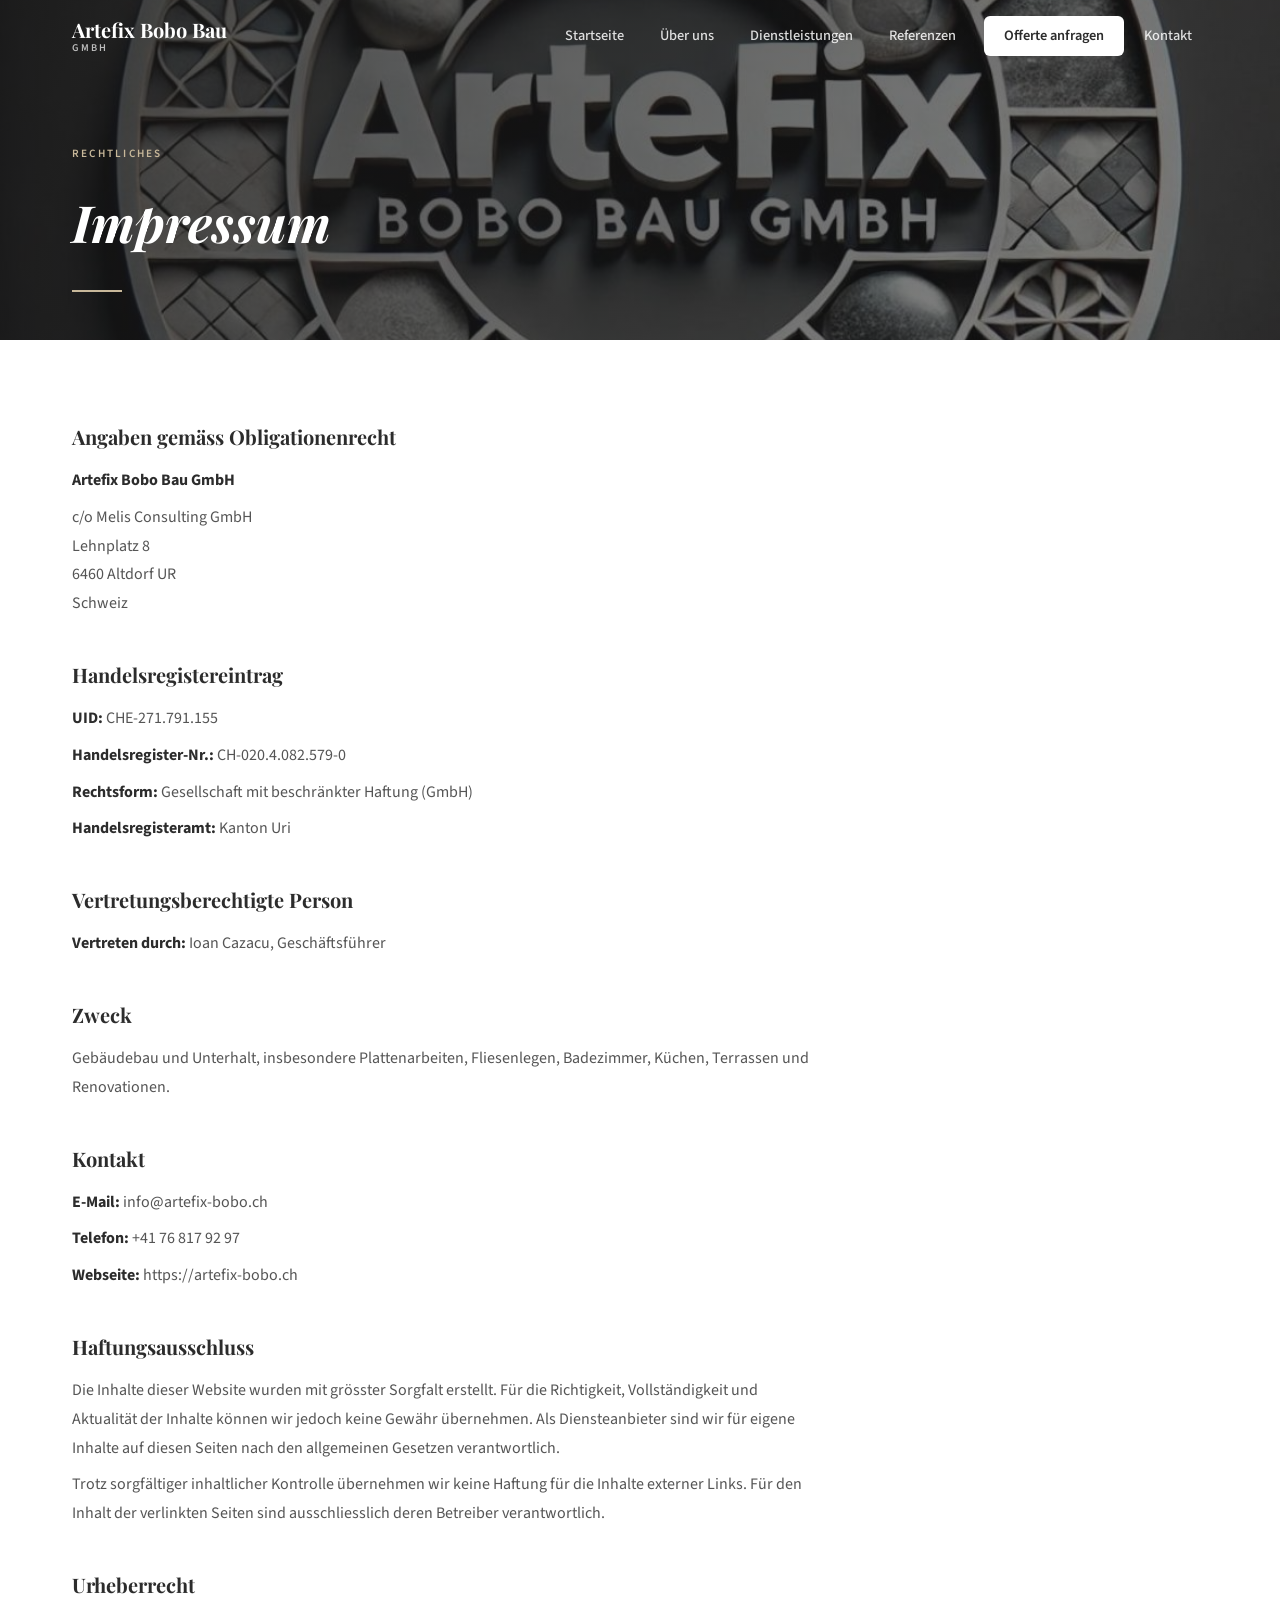
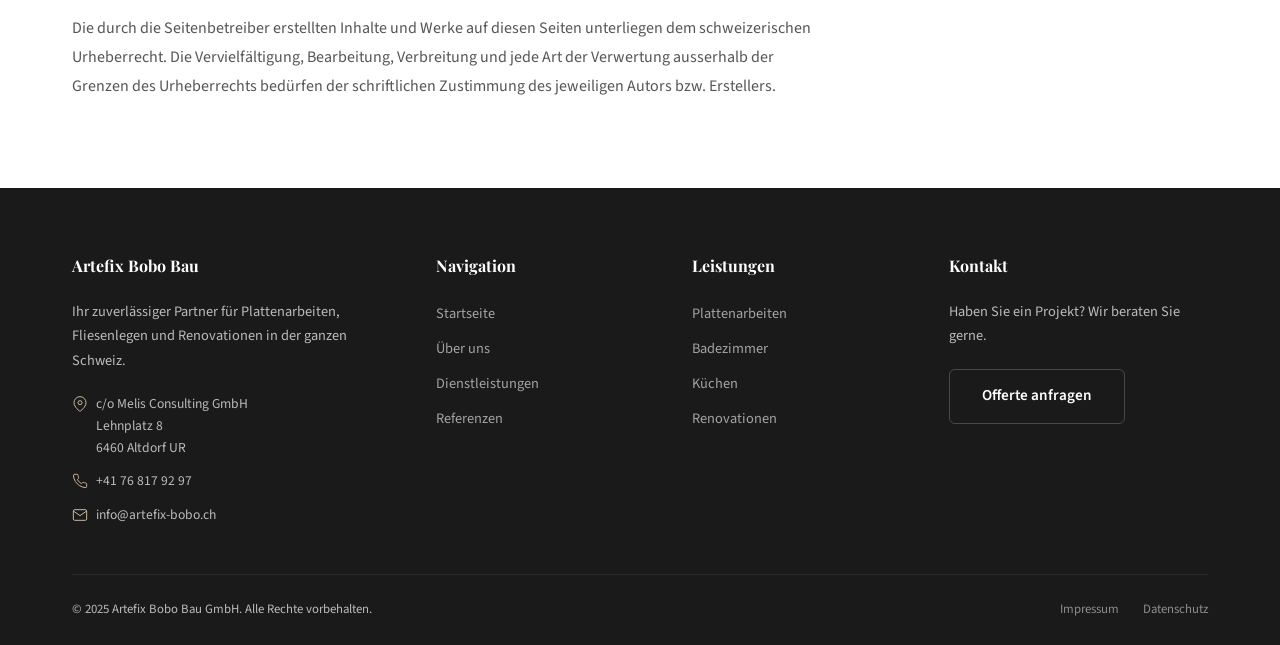
<file: impressum.html>
<!DOCTYPE html>
<html lang="de">
<head>
  <meta charset="UTF-8">
  <meta name="viewport" content="width=device-width, initial-scale=1.0">
  <title>Impressum – Artefix Bobo Bau GmbH</title>
  <link rel="preconnect" href="https://fonts.googleapis.com">
  <link rel="preconnect" href="https://fonts.gstatic.com" crossorigin>
  <link href="https://fonts.googleapis.com/css2?family=Playfair+Display:ital,wght@0,400;0,700;1,400;1,700&family=Source+Sans+3:wght@300;400;500;600;700&display=swap" rel="stylesheet">
  <link rel="stylesheet" href="style.css">
</head>
<body>

  <!-- Navigation -->
  <nav class="navbar">
    <div class="container">
      <a href="index.html" class="navbar-brand">
        <span class="brand-name">Artefix Bobo Bau</span>
        <span class="brand-sub">GMBH</span>
      </a>
      <ul class="nav-links">
        <li><a href="index.html">Startseite</a></li>
        <li><a href="ueber-uns.html">Über uns</a></li>
        <li><a href="dienstleistungen.html">Dienstleistungen</a></li>
        <li><a href="referenzen.html">Referenzen</a></li>
        <li><a href="offerte.html" class="nav-cta">Offerte anfragen</a></li>
        <li><a href="kontakt.html">Kontakt</a></li>
      </ul>
      <button class="hamburger" aria-label="Menü öffnen">
        <span></span><span></span><span></span>
      </button>
    </div>
  </nav>
  <div class="mobile-menu">
    <a href="index.html">Startseite</a>
    <a href="ueber-uns.html">Über uns</a>
    <a href="dienstleistungen.html">Dienstleistungen</a>
    <a href="referenzen.html">Referenzen</a>
    <a href="offerte.html">Offerte anfragen</a>
    <a href="kontakt.html">Kontakt</a>
  </div>

  <!-- Seitenüberschrift -->
  <section class="page-header" style="background-image: url('bilder/logo.jpeg');">
    <div class="container">
      <p class="page-eyebrow">Rechtliches</p>
      <h1>Impressum</h1>
      <div class="header-line"></div>
    </div>
  </section>

  <!-- Impressum-Inhalt -->
  <section class="legal-content">
    <div class="container">
      <div class="legal-inner fade-in">

        <h2>Angaben gemäss Obligationenrecht</h2>
        <p><strong>Artefix Bobo Bau GmbH</strong></p>
        <p>c/o Melis Consulting GmbH<br>Lehnplatz 8<br>6460 Altdorf UR<br>Schweiz</p>

        <h2>Handelsregistereintrag</h2>
        <p><strong>UID:</strong> CHE-271.791.155</p>
        <p><strong>Handelsregister-Nr.:</strong> CH-020.4.082.579-0</p>
        <p><strong>Rechtsform:</strong> Gesellschaft mit beschränkter Haftung (GmbH)</p>
        <p><strong>Handelsregisteramt:</strong> Kanton Uri</p>

        <h2>Vertretungsberechtigte Person</h2>
        <p><strong>Vertreten durch:</strong> Ioan Cazacu, Geschäftsführer</p>

        <h2>Zweck</h2>
        <p>Gebäudebau und Unterhalt, insbesondere Plattenarbeiten, Fliesenlegen, Badezimmer, Küchen, Terrassen und Renovationen.</p>

        <h2>Kontakt</h2>
        <p><strong>E-Mail:</strong> <a href="mailto:info@artefix-bobo.ch">info@artefix-bobo.ch</a></p>
        <p><strong>Telefon:</strong> <a href="tel:+41768179297">+41 76 817 92 97</a></p>
        <p><strong>Webseite:</strong> <a href="https://artefix-bobo.ch">https://artefix-bobo.ch</a></p>

        <h2>Haftungsausschluss</h2>
        <p>Die Inhalte dieser Website wurden mit grösster Sorgfalt erstellt. Für die Richtigkeit, Vollständigkeit und Aktualität der Inhalte können wir jedoch keine Gewähr übernehmen. Als Diensteanbieter sind wir für eigene Inhalte auf diesen Seiten nach den allgemeinen Gesetzen verantwortlich.</p>
        <p>Trotz sorgfältiger inhaltlicher Kontrolle übernehmen wir keine Haftung für die Inhalte externer Links. Für den Inhalt der verlinkten Seiten sind ausschliesslich deren Betreiber verantwortlich.</p>

        <h2>Urheberrecht</h2>
        <p>Die durch die Seitenbetreiber erstellten Inhalte und Werke auf diesen Seiten unterliegen dem schweizerischen Urheberrecht. Die Vervielfältigung, Bearbeitung, Verbreitung und jede Art der Verwertung ausserhalb der Grenzen des Urheberrechts bedürfen der schriftlichen Zustimmung des jeweiligen Autors bzw. Erstellers.</p>


      </div>
    </div>
  </section>

  <!-- Footer -->
  <footer class="footer">
    <div class="container">
      <div class="footer-grid">
        <div class="footer-brand">
          <h4>Artefix Bobo Bau</h4>
          <p>Ihr zuverlässiger Partner für Plattenarbeiten, Fliesenlegen und Renovationen in der ganzen Schweiz.</p>
          <div class="footer-address">
            <svg viewBox="0 0 24 24"><path d="M21 10c0 7-9 13-9 13s-9-6-9-13a9 9 0 0 1 18 0z"/><circle cx="12" cy="10" r="3"/></svg>
            <span>c/o Melis Consulting GmbH<br>Lehnplatz 8<br>6460 Altdorf UR</span>
          </div>
          <div class="footer-address" style="margin-top:0.75rem;">
            <svg viewBox="0 0 24 24"><path d="M22 16.92v3a2 2 0 0 1-2.18 2 19.79 19.79 0 0 1-8.63-3.07 19.5 19.5 0 0 1-6-6 19.79 19.79 0 0 1-3.07-8.67A2 2 0 0 1 4.11 2h3a2 2 0 0 1 2 1.72 12.84 12.84 0 0 0 .7 2.81 2 2 0 0 1-.45 2.11L8.09 9.91a16 16 0 0 0 6 6l1.27-1.27a2 2 0 0 1 2.11-.45 12.84 12.84 0 0 0 2.81.7A2 2 0 0 1 22 16.92z"/></svg>
            <span><a href="tel:+41768179297" style="color:inherit;">+41 76 817 92 97</a></span>
          </div>
          <div class="footer-address" style="margin-top:0.75rem;">
            <svg viewBox="0 0 24 24"><path d="M4 4h16c1.1 0 2 .9 2 2v12c0 1.1-.9 2-2 2H4c-1.1 0-2-.9-2-2V6c0-1.1.9-2 2-2z"/><polyline points="22,6 12,13 2,6"/></svg>
            <span><a href="mailto:info@artefix-bobo.ch" style="color:inherit;">info@artefix-bobo.ch</a></span>
          </div>
        </div>
        <div class="footer-nav"><h4>Navigation</h4><ul><li><a href="index.html">Startseite</a></li><li><a href="ueber-uns.html">Über uns</a></li><li><a href="dienstleistungen.html">Dienstleistungen</a></li><li><a href="referenzen.html">Referenzen</a></li></ul></div>
        <div class="footer-nav"><h4>Leistungen</h4><ul><li><a href="dienstleistungen.html">Plattenarbeiten</a></li><li><a href="dienstleistungen.html">Badezimmer</a></li><li><a href="dienstleistungen.html">Küchen</a></li><li><a href="dienstleistungen.html">Renovationen</a></li></ul></div>
        <div class="footer-cta"><h4>Kontakt</h4><p>Haben Sie ein Projekt? Wir beraten Sie gerne.</p><a href="offerte.html" class="btn btn-outline" style="color:#fff; border-color:rgba(255,255,255,0.2);">Offerte anfragen</a></div>
      </div>
      <div class="footer-bottom">
        <span>&copy; 2025 Artefix Bobo Bau GmbH. Alle Rechte vorbehalten.</span>
        <div class="footer-legal"><a href="impressum.html">Impressum</a><a href="datenschutz.html">Datenschutz</a></div>
      </div>
    </div>
  </footer>
  <script src="script.js"></script>
</body>
</html>
</file>
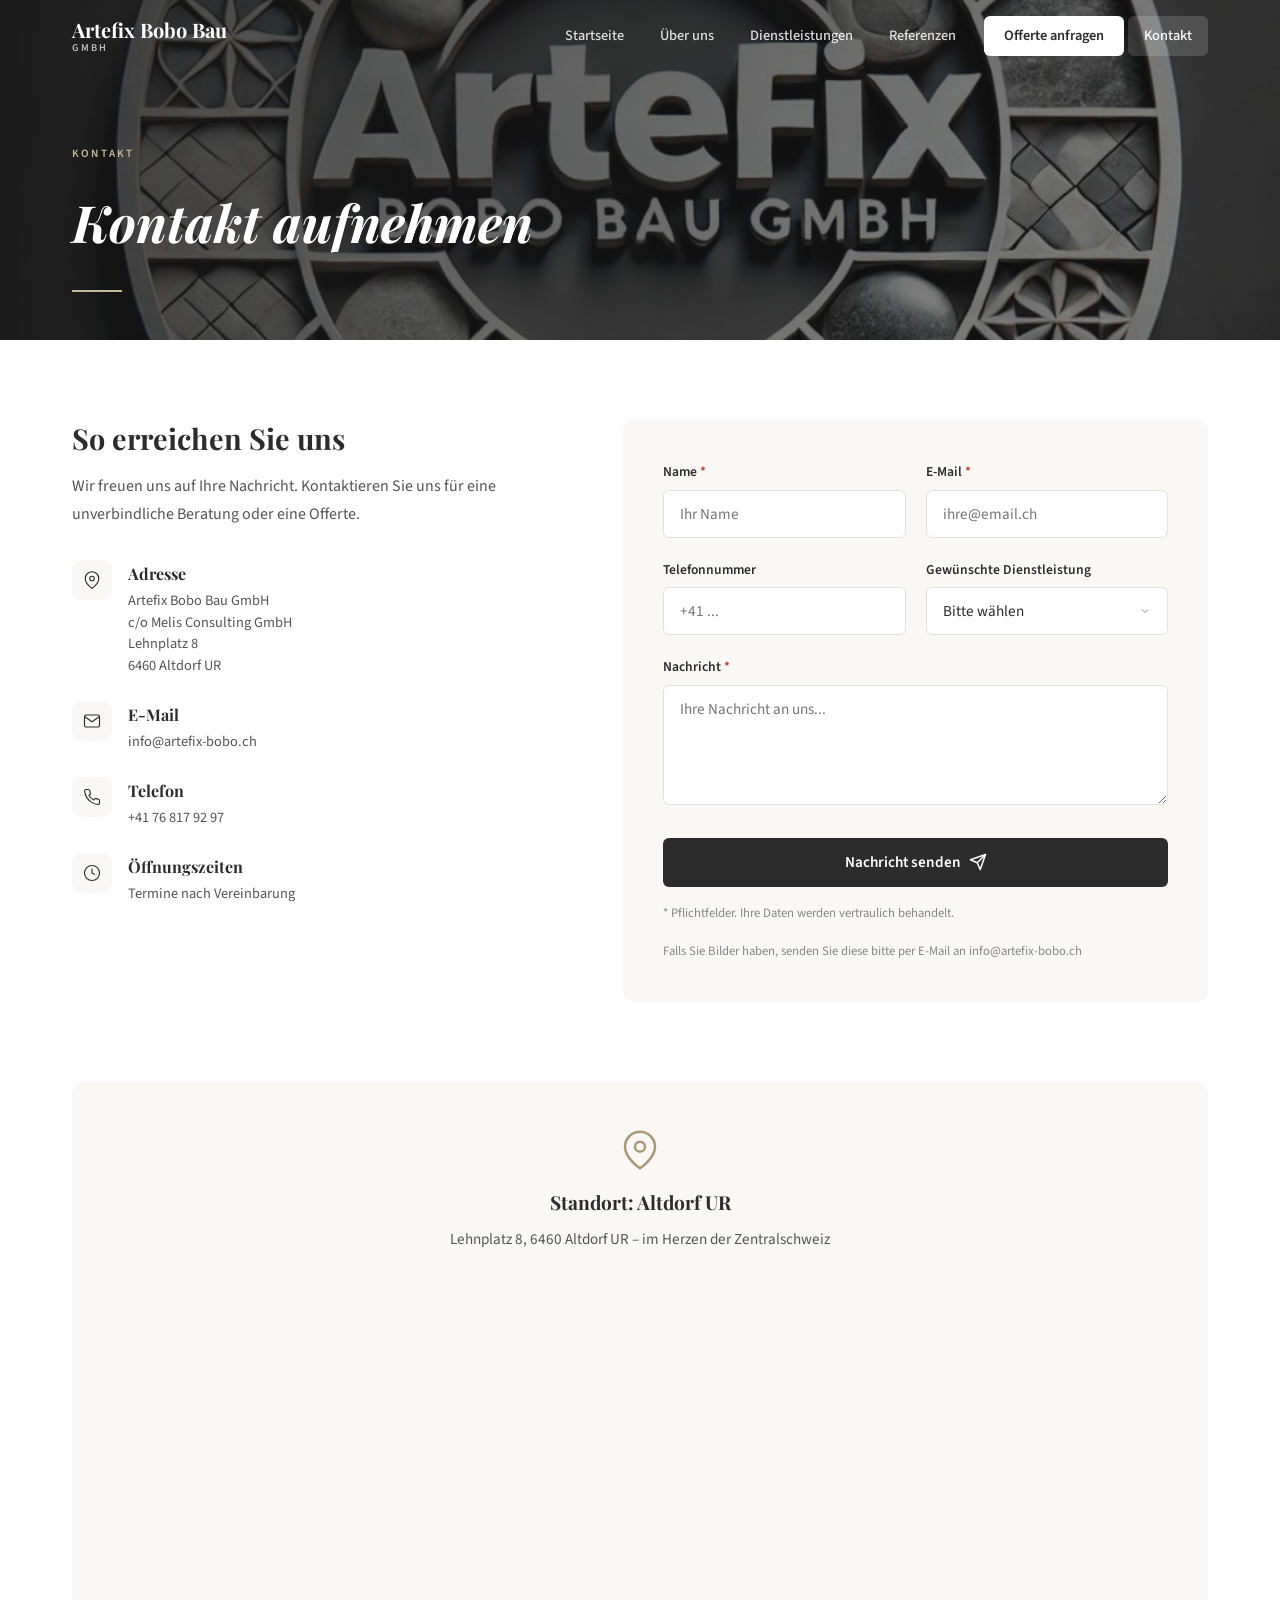
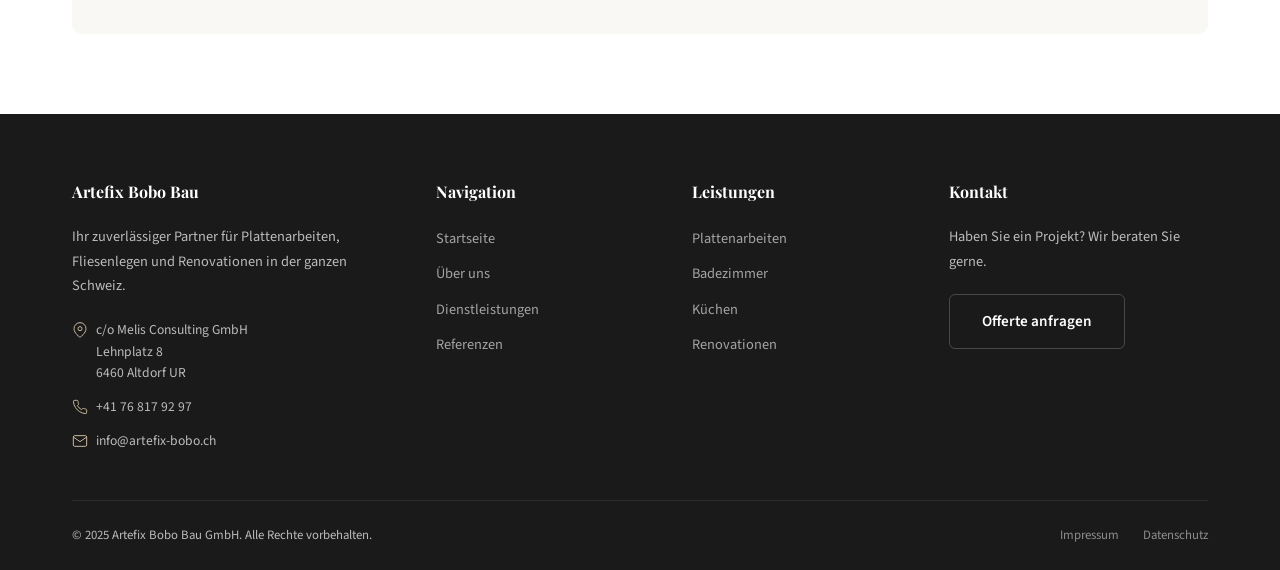
<file: kontakt.html>
<!DOCTYPE html>
<html lang="de">
<head>
  <meta charset="UTF-8">
  <meta name="viewport" content="width=device-width, initial-scale=1.0">
  <title>Kontakt – Artefix Bobo Bau GmbH</title>
  <meta name="description" content="Kontaktieren Sie die Artefix Bobo Bau GmbH – Ihr Spezialist für Plattenarbeiten und Fliesenlegen. Telefon +41 76 817 92 97 oder info@artefix-bobo.ch.">
  <link rel="preconnect" href="https://fonts.googleapis.com">
  <link rel="preconnect" href="https://fonts.gstatic.com" crossorigin>
  <link href="https://fonts.googleapis.com/css2?family=Playfair+Display:ital,wght@0,400;0,700;1,400;1,700&family=Source+Sans+3:wght@300;400;500;600;700&display=swap" rel="stylesheet">
  <link rel="stylesheet" href="style.css">
</head>
<body>

  <!-- Navigation -->
  <nav class="navbar">
    <div class="container">
      <a href="index.html" class="navbar-brand">
        <span class="brand-name">Artefix Bobo Bau</span>
        <span class="brand-sub">GMBH</span>
      </a>
      <ul class="nav-links">
        <li><a href="index.html">Startseite</a></li>
        <li><a href="ueber-uns.html">Über uns</a></li>
        <li><a href="dienstleistungen.html">Dienstleistungen</a></li>
        <li><a href="referenzen.html">Referenzen</a></li>
        <li><a href="offerte.html" class="nav-cta">Offerte anfragen</a></li>
        <li><a href="kontakt.html" class="active">Kontakt</a></li>
      </ul>
      <button class="hamburger" aria-label="Menü öffnen">
        <span></span><span></span><span></span>
      </button>
    </div>
  </nav>
  <div class="mobile-menu">
    <a href="index.html">Startseite</a>
    <a href="ueber-uns.html">Über uns</a>
    <a href="dienstleistungen.html">Dienstleistungen</a>
    <a href="referenzen.html">Referenzen</a>
    <a href="offerte.html">Offerte anfragen</a>
    <a href="kontakt.html">Kontakt</a>
  </div>

  <!-- Seitenüberschrift -->
  <section class="page-header" style="background-image: url('bilder/logo.jpeg');">
    <div class="container">
      <p class="page-eyebrow">Kontakt</p>
      <h1>Kontakt aufnehmen</h1>
      <div class="header-line"></div>
    </div>
  </section>

  <!-- ============================================================
       KONTAKT – Adresse links, Formular rechts
       ============================================================ -->
  <section class="form-section">
    <div class="container">
      <div class="form-layout">

        <!-- Linke Seite: Kontaktinformationen -->
        <div class="form-info fade-in">
          <h2>So erreichen Sie uns</h2>
          <p>Wir freuen uns auf Ihre Nachricht. Kontaktieren Sie uns für eine unverbindliche Beratung oder eine Offerte.</p>

          <div class="contact-details">
            <!-- Adresse -->
            <div class="contact-item">
              <div class="contact-icon">
                <svg viewBox="0 0 24 24"><path d="M21 10c0 7-9 13-9 13s-9-6-9-13a9 9 0 0 1 18 0z"/><circle cx="12" cy="10" r="3"/></svg>
              </div>
              <div>
                <h4>Adresse</h4>
                <p>Artefix Bobo Bau GmbH<br>c/o Melis Consulting GmbH<br>Lehnplatz 8<br>6460 Altdorf UR</p>
              </div>
            </div>

            <!-- E-Mail -->
            <div class="contact-item">
              <div class="contact-icon">
                <svg viewBox="0 0 24 24"><path d="M4 4h16c1.1 0 2 .9 2 2v12c0 1.1-.9 2-2 2H4c-1.1 0-2-.9-2-2V6c0-1.1.9-2 2-2z"/><polyline points="22,6 12,13 2,6"/></svg>
              </div>
              <div>
                <h4>E-Mail</h4>
                <p><a href="mailto:info@artefix-bobo.ch">info@artefix-bobo.ch</a></p>
              </div>
            </div>

            <!-- Telefon -->
            <div class="contact-item">
              <div class="contact-icon">
                <svg viewBox="0 0 24 24"><path d="M22 16.92v3a2 2 0 0 1-2.18 2 19.79 19.79 0 0 1-8.63-3.07 19.5 19.5 0 0 1-6-6 19.79 19.79 0 0 1-3.07-8.67A2 2 0 0 1 4.11 2h3a2 2 0 0 1 2 1.72 12.84 12.84 0 0 0 .7 2.81 2 2 0 0 1-.45 2.11L8.09 9.91a16 16 0 0 0 6 6l1.27-1.27a2 2 0 0 1 2.11-.45 12.84 12.84 0 0 0 2.81.7A2 2 0 0 1 22 16.92z"/></svg>
              </div>
              <div>
                <h4>Telefon</h4>
                <p><a href="tel:+41768179297">+41 76 817 92 97</a></p>
              </div>
            </div>

            <!-- Öffnungszeiten -->
            <div class="contact-item">
              <div class="contact-icon">
                <svg viewBox="0 0 24 24"><circle cx="12" cy="12" r="10"/><polyline points="12 6 12 12 16 14"/></svg>
              </div>
              <div>
                <h4>Öffnungszeiten</h4>
                <p>Termine nach Vereinbarung</p>
              </div>
            </div>
          </div>
        </div>

        <!-- Rechte Seite: Kontaktformular -->
        <div class="form-card fade-in delay-2">
          <form action="https://formspree.io/f/xqevozdp" method="POST">
            <div class="form-row two-col">
              <div class="form-group">
                <label for="contact-name">Name <span class="required">*</span></label>
                <input type="text" id="contact-name" name="name" placeholder="Ihr Name" required>
              </div>
              <div class="form-group">
                <label for="contact-email">E-Mail <span class="required">*</span></label>
                <input type="email" id="contact-email" name="email" placeholder="ihre@email.ch" required>
              </div>
            </div>

            <div class="form-row two-col">
              <div class="form-group">
                <label for="contact-phone">Telefonnummer</label>
                <input type="tel" id="contact-phone" name="phone" placeholder="+41 ...">
              </div>
              <div class="form-group">
                <label for="contact-service">Gewünschte Dienstleistung</label>
                <select id="contact-service" name="service">
                  <option value="" disabled selected>Bitte wählen</option>
                  <option value="Plattenarbeiten">Plattenarbeiten</option>
                  <option value="Fliesenlegen">Fliesenlegen</option>
                  <option value="Bodenplatten">Bodenplatten</option>
                  <option value="Wandplatten">Wandplatten</option>
                  <option value="Badezimmer">Badezimmer</option>
                  <option value="Küchen">Küchen</option>
                  <option value="Terrassen">Terrassen</option>
                  <option value="Renovationen">Renovationen</option>
                  <option value="Allgemeine Anfrage">Allgemeine Anfrage</option>
                </select>
              </div>
            </div>

            <div class="form-row">
              <div class="form-group">
                <label for="contact-message">Nachricht <span class="required">*</span></label>
                <textarea id="contact-message" name="message" placeholder="Ihre Nachricht an uns..." required></textarea>
              </div>
            </div>

            <input type="hidden" name="_subject" value="Neue Kontaktanfrage über artefix-bobo.ch">
            <div class="form-submit">
              <button type="submit" class="btn btn-dark">
                Nachricht senden
                <svg viewBox="0 0 24 24" width="18" height="18" style="stroke:currentColor;fill:none;stroke-width:2;stroke-linecap:round;stroke-linejoin:round;"><line x1="22" y1="2" x2="11" y2="13"/><polygon points="22 2 15 22 11 13 2 9 22 2"/></svg>
              </button>
            </div>

            <p class="form-note">* Pflichtfelder. Ihre Daten werden vertraulich behandelt.</p>
            <p class="form-note">Falls Sie Bilder haben, senden Sie diese bitte per E-Mail an <a href="mailto:info@artefix-bobo.ch">info@artefix-bobo.ch</a></p>
          </form>
        </div>

      </div>
    </div>
  </section>

  <!-- Standort mit Karte -->
  <section style="padding: 0 0 5rem;">
    <div class="container">
      <div style="background: var(--warm-white); border-radius: 10px; padding: 3rem; text-align: center;" class="fade-in">
        <svg viewBox="0 0 24 24" width="40" height="40" style="stroke:var(--sand-dark);fill:none;stroke-width:1.5;margin:0 auto 1rem;display:block;"><path d="M21 10c0 7-9 13-9 13s-9-6-9-13a9 9 0 0 1 18 0z"/><circle cx="12" cy="10" r="3"/></svg>
        <h3 style="font-family:var(--font-display);font-size:1.2rem;margin-bottom:0.5rem;">Standort: Altdorf UR</h3>
        <p style="color:var(--text-body);font-size:0.95rem;">Lehnplatz 8, 6460 Altdorf UR – im Herzen der Zentralschweiz</p>
        <iframe src="https://www.google.com/maps?q=Lehnplatz+8,+6460+Altdorf,+Schweiz&output=embed" width="100%" height="300" style="border:0; border-radius: 8px; margin-top: 1.5rem;" allowfullscreen="" loading="lazy" referrerpolicy="no-referrer-when-downgrade" title="Standort Artefix Bobo Bau GmbH"></iframe>
      </div>
    </div>
  </section>

  <!-- Footer -->
  <footer class="footer">
    <div class="container">
      <div class="footer-grid">
        <div class="footer-brand">
          <h4>Artefix Bobo Bau</h4>
          <p>Ihr zuverlässiger Partner für Plattenarbeiten, Fliesenlegen und Renovationen in der ganzen Schweiz.</p>
          <div class="footer-address">
            <svg viewBox="0 0 24 24"><path d="M21 10c0 7-9 13-9 13s-9-6-9-13a9 9 0 0 1 18 0z"/><circle cx="12" cy="10" r="3"/></svg>
            <span>c/o Melis Consulting GmbH<br>Lehnplatz 8<br>6460 Altdorf UR</span>
          </div>
          <div class="footer-address" style="margin-top:0.75rem;">
            <svg viewBox="0 0 24 24"><path d="M22 16.92v3a2 2 0 0 1-2.18 2 19.79 19.79 0 0 1-8.63-3.07 19.5 19.5 0 0 1-6-6 19.79 19.79 0 0 1-3.07-8.67A2 2 0 0 1 4.11 2h3a2 2 0 0 1 2 1.72 12.84 12.84 0 0 0 .7 2.81 2 2 0 0 1-.45 2.11L8.09 9.91a16 16 0 0 0 6 6l1.27-1.27a2 2 0 0 1 2.11-.45 12.84 12.84 0 0 0 2.81.7A2 2 0 0 1 22 16.92z"/></svg>
            <span><a href="tel:+41768179297" style="color:inherit;">+41 76 817 92 97</a></span>
          </div>
          <div class="footer-address" style="margin-top:0.75rem;">
            <svg viewBox="0 0 24 24"><path d="M4 4h16c1.1 0 2 .9 2 2v12c0 1.1-.9 2-2 2H4c-1.1 0-2-.9-2-2V6c0-1.1.9-2 2-2z"/><polyline points="22,6 12,13 2,6"/></svg>
            <span><a href="mailto:info@artefix-bobo.ch" style="color:inherit;">info@artefix-bobo.ch</a></span>
          </div>
        </div>
        <div class="footer-nav"><h4>Navigation</h4><ul><li><a href="index.html">Startseite</a></li><li><a href="ueber-uns.html">Über uns</a></li><li><a href="dienstleistungen.html">Dienstleistungen</a></li><li><a href="referenzen.html">Referenzen</a></li></ul></div>
        <div class="footer-nav"><h4>Leistungen</h4><ul><li><a href="dienstleistungen.html">Plattenarbeiten</a></li><li><a href="dienstleistungen.html">Badezimmer</a></li><li><a href="dienstleistungen.html">Küchen</a></li><li><a href="dienstleistungen.html">Renovationen</a></li></ul></div>
        <div class="footer-cta"><h4>Kontakt</h4><p>Haben Sie ein Projekt? Wir beraten Sie gerne.</p><a href="offerte.html" class="btn btn-outline" style="color:#fff; border-color:rgba(255,255,255,0.2);">Offerte anfragen</a></div>
      </div>
      <div class="footer-bottom">
        <span>&copy; 2025 Artefix Bobo Bau GmbH. Alle Rechte vorbehalten.</span>
        <div class="footer-legal"><a href="impressum.html">Impressum</a><a href="datenschutz.html">Datenschutz</a></div>
      </div>
    </div>
  </footer>
  <script src="script.js"></script>
</body>
</html>
</file>
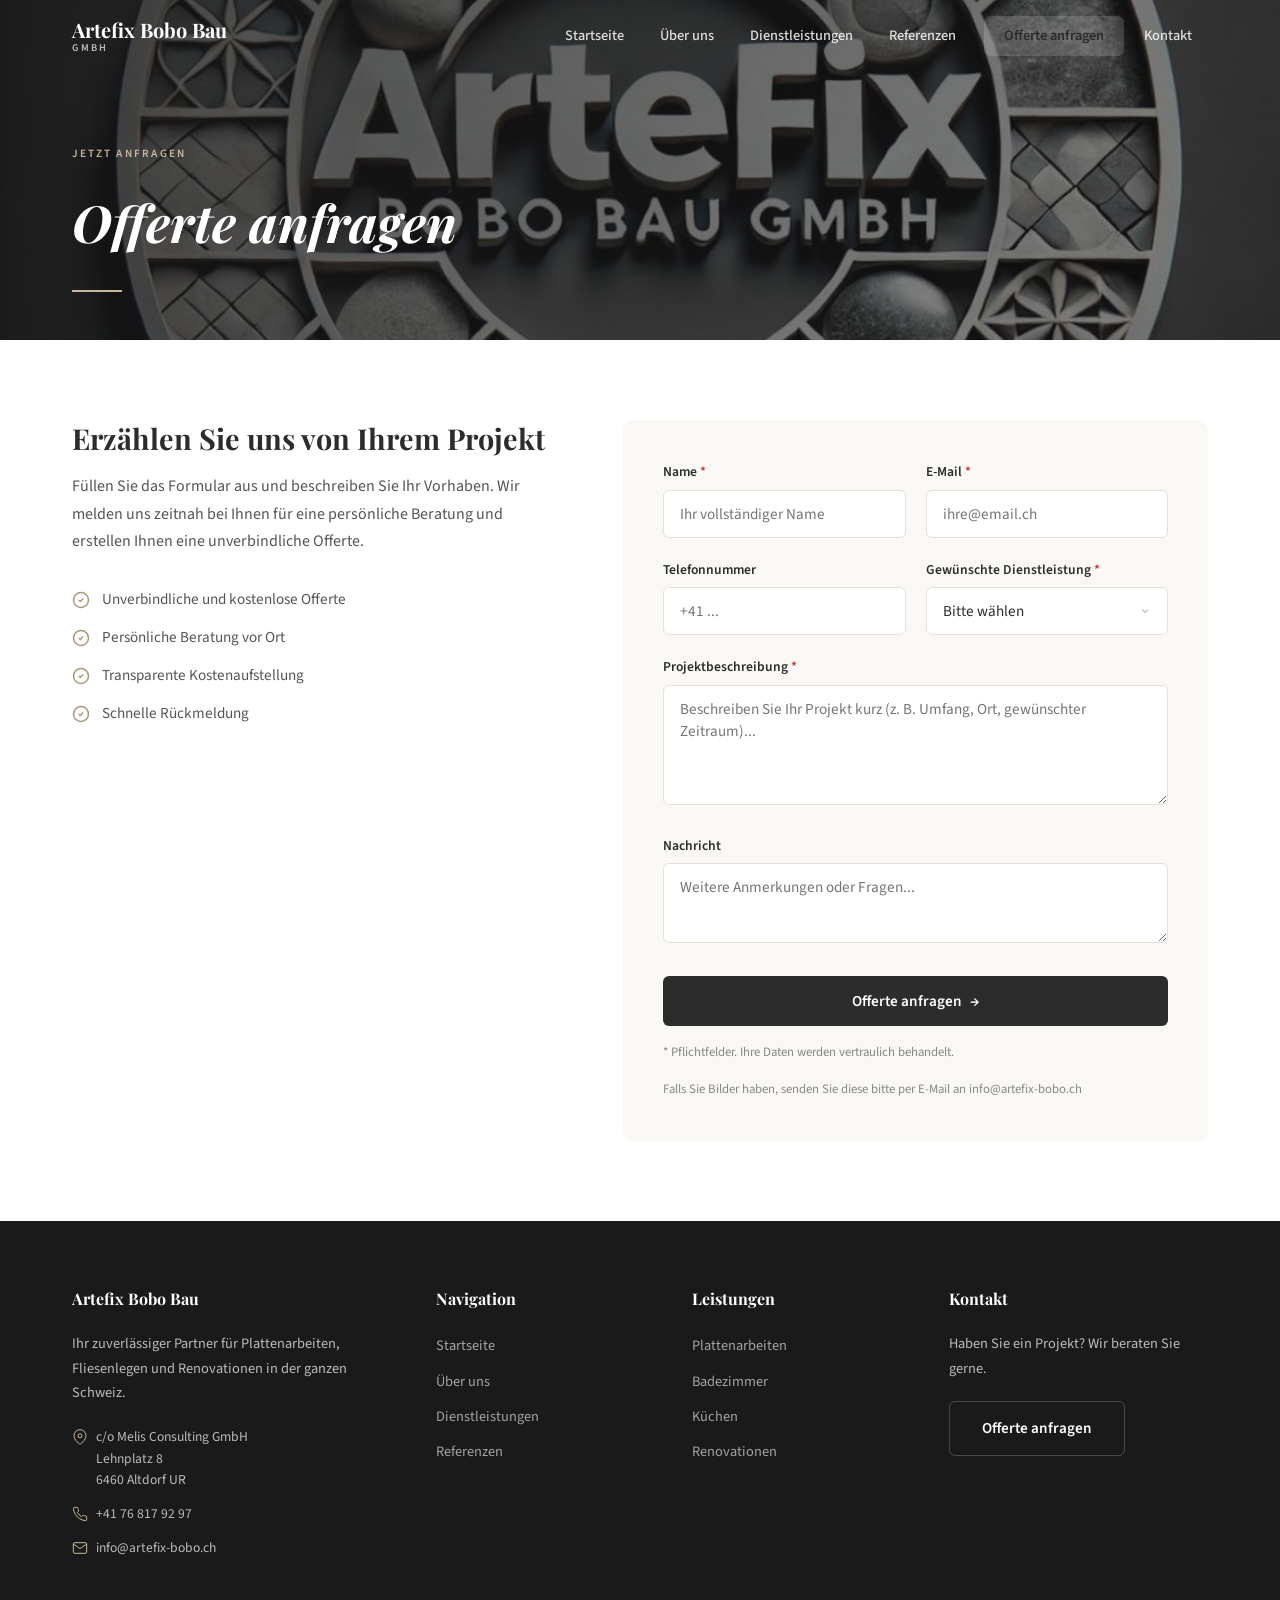
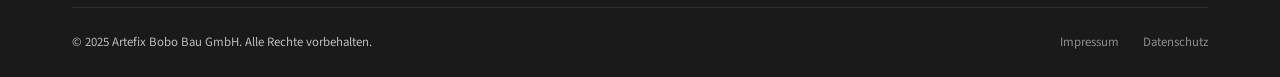
<file: offerte.html>
<!DOCTYPE html>
<html lang="de">
<head>
  <meta charset="UTF-8">
  <meta name="viewport" content="width=device-width, initial-scale=1.0">
  <title>Offerte anfragen – Artefix Bobo Bau GmbH</title>
  <meta name="description" content="Fordern Sie jetzt eine unverbindliche Offerte für Plattenarbeiten, Badezimmer, Küchen oder Terrassen an. Artefix Bobo Bau GmbH – tätig in der ganzen Schweiz.">
  <link rel="preconnect" href="https://fonts.googleapis.com">
  <link rel="preconnect" href="https://fonts.gstatic.com" crossorigin>
  <link href="https://fonts.googleapis.com/css2?family=Playfair+Display:ital,wght@0,400;0,700;1,400;1,700&family=Source+Sans+3:wght@300;400;500;600;700&display=swap" rel="stylesheet">
  <link rel="stylesheet" href="style.css">
</head>
<body>

  <!-- Navigation -->
  <nav class="navbar">
    <div class="container">
      <a href="index.html" class="navbar-brand">
        <span class="brand-name">Artefix Bobo Bau</span>
        <span class="brand-sub">GMBH</span>
      </a>
      <ul class="nav-links">
        <li><a href="index.html">Startseite</a></li>
        <li><a href="ueber-uns.html">Über uns</a></li>
        <li><a href="dienstleistungen.html">Dienstleistungen</a></li>
        <li><a href="referenzen.html">Referenzen</a></li>
        <li><a href="offerte.html" class="nav-cta active">Offerte anfragen</a></li>
        <li><a href="kontakt.html">Kontakt</a></li>
      </ul>
      <button class="hamburger" aria-label="Menü öffnen">
        <span></span><span></span><span></span>
      </button>
    </div>
  </nav>
  <div class="mobile-menu">
    <a href="index.html">Startseite</a>
    <a href="ueber-uns.html">Über uns</a>
    <a href="dienstleistungen.html">Dienstleistungen</a>
    <a href="referenzen.html">Referenzen</a>
    <a href="offerte.html">Offerte anfragen</a>
    <a href="kontakt.html">Kontakt</a>
  </div>

  <!-- Seitenüberschrift -->
  <section class="page-header" style="background-image: url('bilder/logo.jpeg');">
    <div class="container">
      <p class="page-eyebrow">Jetzt anfragen</p>
      <h1>Offerte anfragen</h1>
      <div class="header-line"></div>
    </div>
  </section>

  <!-- ============================================================
       OFFERTE-FORMULAR – Formular mit Infos links, Felder rechts
       ============================================================ -->
  <section class="form-section">
    <div class="container">
      <div class="form-layout">

        <!-- Linke Seite: Informationen und Vorteile -->
        <div class="form-info fade-in">
          <h2>Erzählen Sie uns von Ihrem Projekt</h2>
          <p>Füllen Sie das Formular aus und beschreiben Sie Ihr Vorhaben. Wir melden uns zeitnah bei Ihnen für eine persönliche Beratung und erstellen Ihnen eine unverbindliche Offerte.</p>

          <!-- Vorteile der Offerte -->
          <ul class="form-benefits">
            <li>
              <svg viewBox="0 0 24 24"><circle cx="12" cy="12" r="10"/><path d="M9 12l2 2 4-4"/></svg>
              Unverbindliche und kostenlose Offerte
            </li>
            <li>
              <svg viewBox="0 0 24 24"><circle cx="12" cy="12" r="10"/><path d="M9 12l2 2 4-4"/></svg>
              Persönliche Beratung vor Ort
            </li>
            <li>
              <svg viewBox="0 0 24 24"><circle cx="12" cy="12" r="10"/><path d="M9 12l2 2 4-4"/></svg>
              Transparente Kostenaufstellung
            </li>
            <li>
              <svg viewBox="0 0 24 24"><circle cx="12" cy="12" r="10"/><path d="M9 12l2 2 4-4"/></svg>
              Schnelle Rückmeldung
            </li>
          </ul>
        </div>

        <!-- Rechte Seite: Das Formular -->
        <div class="form-card fade-in delay-2">
          <form action="https://formspree.io/f/xqevozdp" method="POST">
            <!-- Name und E-Mail nebeneinander -->
            <div class="form-row two-col">
              <div class="form-group">
                <label for="name">Name <span class="required">*</span></label>
                <input type="text" id="name" name="name" placeholder="Ihr vollständiger Name" required>
              </div>
              <div class="form-group">
                <label for="email">E-Mail <span class="required">*</span></label>
                <input type="email" id="email" name="email" placeholder="ihre@email.ch" required>
              </div>
            </div>

            <!-- Telefon und Dienstleistung nebeneinander -->
            <div class="form-row two-col">
              <div class="form-group">
                <label for="phone">Telefonnummer</label>
                <input type="tel" id="phone" name="phone" placeholder="+41 ...">
              </div>
              <div class="form-group">
                <label for="service">Gewünschte Dienstleistung <span class="required">*</span></label>
                <select id="service" name="service" required>
                  <option value="" disabled selected>Bitte wählen</option>
                  <option value="plattenarbeiten">Plattenarbeiten</option>
                  <option value="fliesenlegen">Fliesenlegen</option>
                  <option value="bodenplatten">Bodenplatten</option>
                  <option value="wandplatten">Wandplatten</option>
                  <option value="badezimmer">Badezimmer</option>
                  <option value="kuechen">Küchen</option>
                  <option value="terrassen">Terrassen</option>
                  <option value="renovationen">Renovationen</option>
                </select>
              </div>
            </div>

            <!-- Projektbeschreibung -->
            <div class="form-row">
              <div class="form-group">
                <label for="project">Projektbeschreibung <span class="required">*</span></label>
                <textarea id="project" name="project" placeholder="Beschreiben Sie Ihr Projekt kurz (z. B. Umfang, Ort, gewünschter Zeitraum)..." required></textarea>
              </div>
            </div>

            <!-- Nachricht -->
            <div class="form-row">
              <div class="form-group">
                <label for="message">Nachricht</label>
                <textarea id="message" name="message" placeholder="Weitere Anmerkungen oder Fragen..." style="min-height:80px;"></textarea>
              </div>
            </div>

            <!-- Absende-Button -->
            <input type="hidden" name="_subject" value="Neue Offertenanfrage über artefix-bobo.ch">
            <div class="form-submit">
              <button type="submit" class="btn btn-dark">
                Offerte anfragen <span class="arrow">→</span>
              </button>
            </div>

            <p class="form-note">* Pflichtfelder. Ihre Daten werden vertraulich behandelt.</p>
            <p class="form-note">Falls Sie Bilder haben, senden Sie diese bitte per E-Mail an <a href="mailto:info@artefix-bobo.ch">info@artefix-bobo.ch</a></p>
          </form>
        </div>

      </div>
    </div>
  </section>

  <!-- Footer -->
  <footer class="footer">
    <div class="container">
      <div class="footer-grid">
        <div class="footer-brand">
          <h4>Artefix Bobo Bau</h4>
          <p>Ihr zuverlässiger Partner für Plattenarbeiten, Fliesenlegen und Renovationen in der ganzen Schweiz.</p>
          <div class="footer-address">
            <svg viewBox="0 0 24 24"><path d="M21 10c0 7-9 13-9 13s-9-6-9-13a9 9 0 0 1 18 0z"/><circle cx="12" cy="10" r="3"/></svg>
            <span>c/o Melis Consulting GmbH<br>Lehnplatz 8<br>6460 Altdorf UR</span>
          </div>
          <div class="footer-address" style="margin-top:0.75rem;">
            <svg viewBox="0 0 24 24"><path d="M22 16.92v3a2 2 0 0 1-2.18 2 19.79 19.79 0 0 1-8.63-3.07 19.5 19.5 0 0 1-6-6 19.79 19.79 0 0 1-3.07-8.67A2 2 0 0 1 4.11 2h3a2 2 0 0 1 2 1.72 12.84 12.84 0 0 0 .7 2.81 2 2 0 0 1-.45 2.11L8.09 9.91a16 16 0 0 0 6 6l1.27-1.27a2 2 0 0 1 2.11-.45 12.84 12.84 0 0 0 2.81.7A2 2 0 0 1 22 16.92z"/></svg>
            <span><a href="tel:+41768179297" style="color:inherit;">+41 76 817 92 97</a></span>
          </div>
          <div class="footer-address" style="margin-top:0.75rem;">
            <svg viewBox="0 0 24 24"><path d="M4 4h16c1.1 0 2 .9 2 2v12c0 1.1-.9 2-2 2H4c-1.1 0-2-.9-2-2V6c0-1.1.9-2 2-2z"/><polyline points="22,6 12,13 2,6"/></svg>
            <span><a href="mailto:info@artefix-bobo.ch" style="color:inherit;">info@artefix-bobo.ch</a></span>
          </div>
        </div>
        <div class="footer-nav"><h4>Navigation</h4><ul><li><a href="index.html">Startseite</a></li><li><a href="ueber-uns.html">Über uns</a></li><li><a href="dienstleistungen.html">Dienstleistungen</a></li><li><a href="referenzen.html">Referenzen</a></li></ul></div>
        <div class="footer-nav"><h4>Leistungen</h4><ul><li><a href="dienstleistungen.html">Plattenarbeiten</a></li><li><a href="dienstleistungen.html">Badezimmer</a></li><li><a href="dienstleistungen.html">Küchen</a></li><li><a href="dienstleistungen.html">Renovationen</a></li></ul></div>
        <div class="footer-cta"><h4>Kontakt</h4><p>Haben Sie ein Projekt? Wir beraten Sie gerne.</p><a href="offerte.html" class="btn btn-outline" style="color:#fff; border-color:rgba(255,255,255,0.2);">Offerte anfragen</a></div>
      </div>
      <div class="footer-bottom">
        <span>&copy; 2025 Artefix Bobo Bau GmbH. Alle Rechte vorbehalten.</span>
        <div class="footer-legal"><a href="impressum.html">Impressum</a><a href="datenschutz.html">Datenschutz</a></div>
      </div>
    </div>
  </footer>
  <script src="script.js"></script>
</body>
</html>
</file>
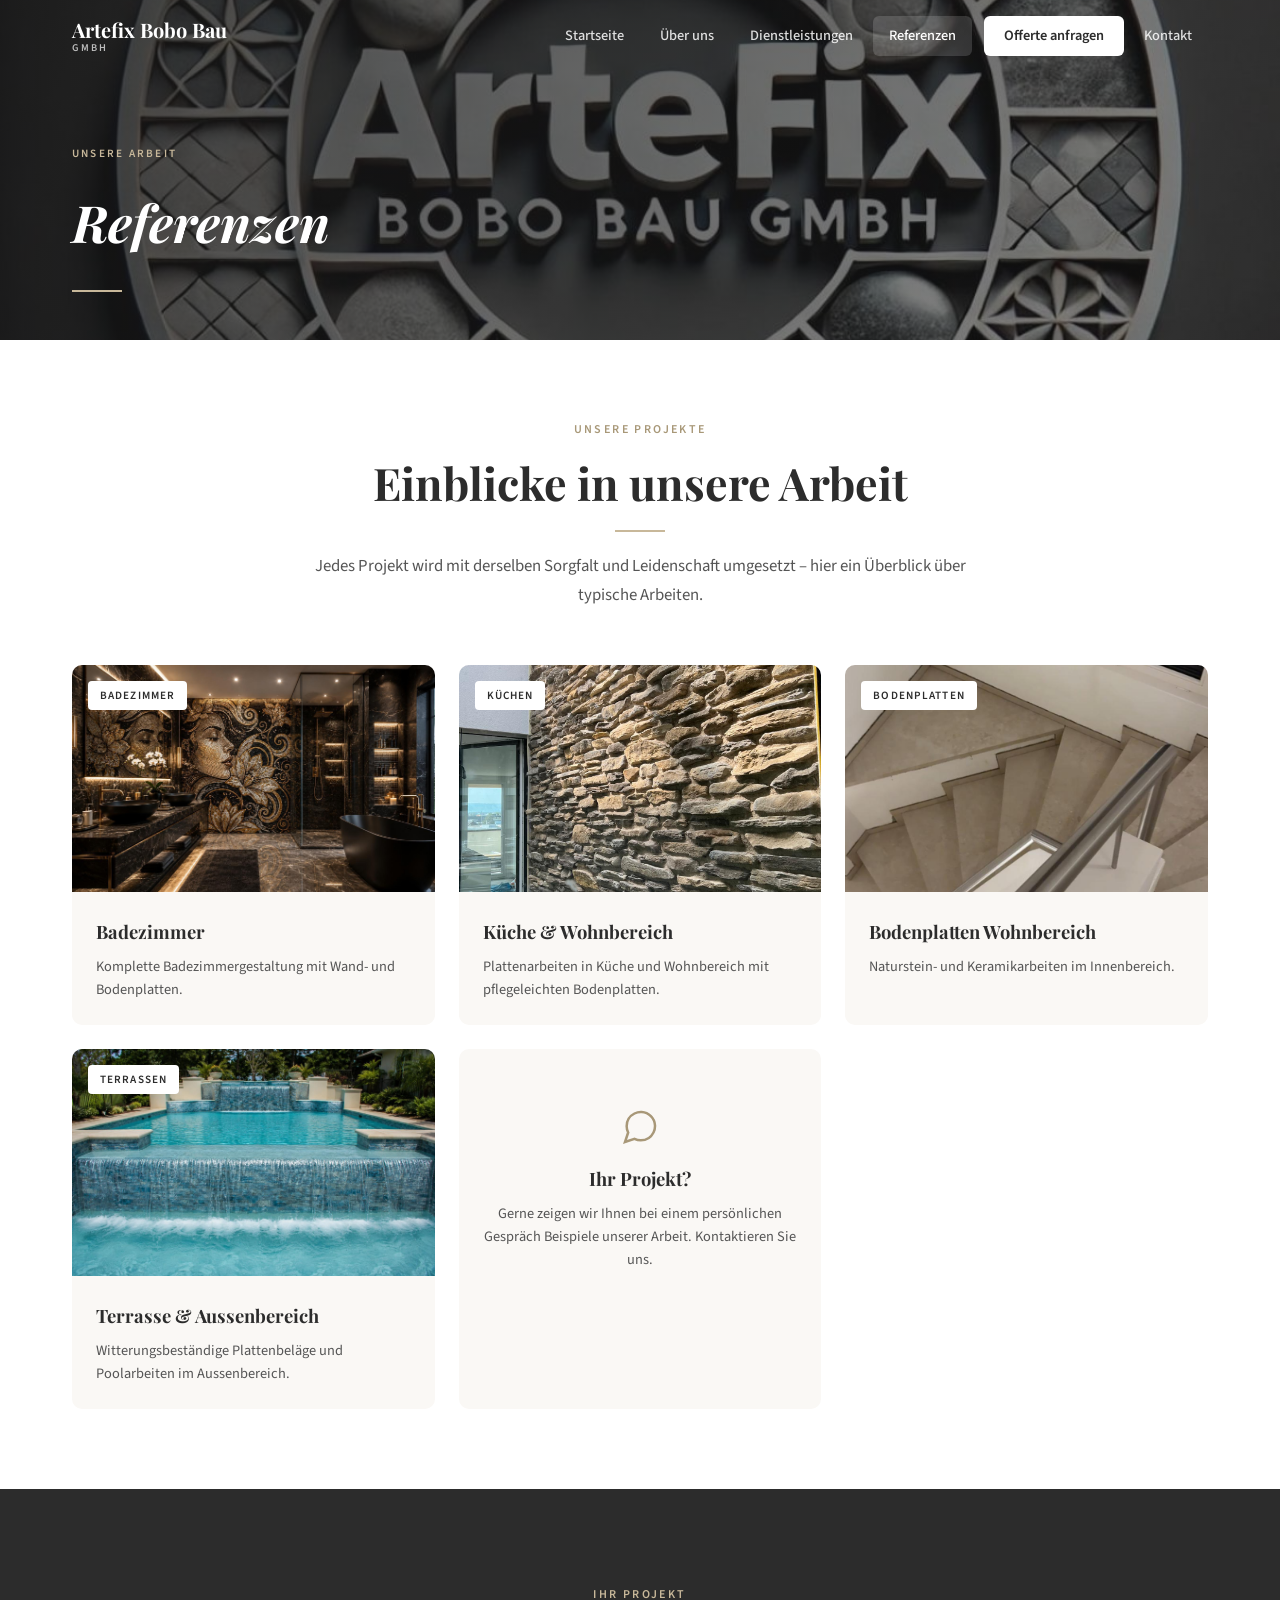
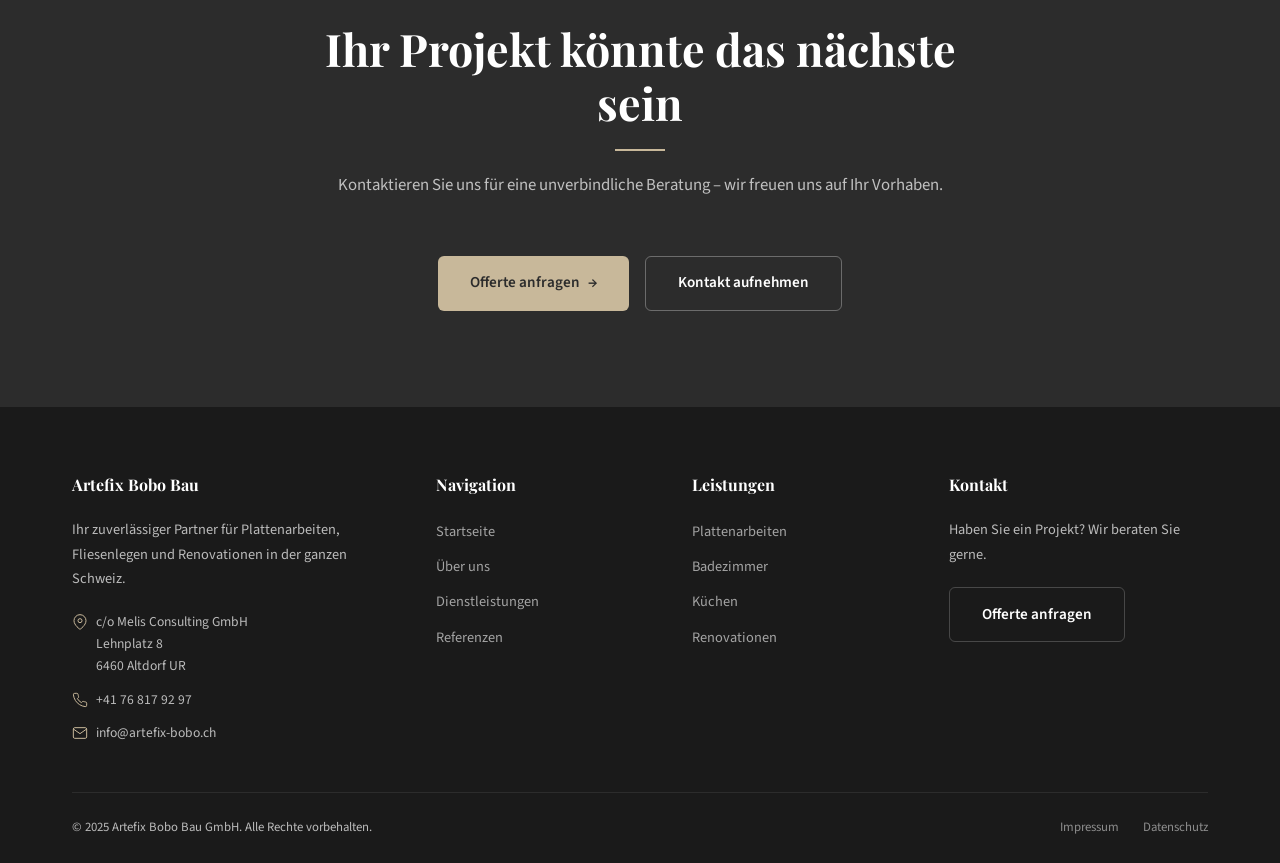
<file: referenzen.html>
<!DOCTYPE html>
<html lang="de">
<head>
  <meta charset="UTF-8">
  <meta name="viewport" content="width=device-width, initial-scale=1.0">
  <title>Referenzen – Artefix Bobo Bau GmbH</title>
  <meta name="description" content="Referenzen und Beispielprojekte der Artefix Bobo Bau GmbH – Plattenarbeiten, Badezimmer, Küchen, Terrassen und Renovationen.">
  <link rel="preconnect" href="https://fonts.googleapis.com">
  <link rel="preconnect" href="https://fonts.gstatic.com" crossorigin>
  <link href="https://fonts.googleapis.com/css2?family=Playfair+Display:ital,wght@0,400;0,700;1,400;1,700&family=Source+Sans+3:wght@300;400;500;600;700&display=swap" rel="stylesheet">
  <link rel="stylesheet" href="style.css">
</head>
<body>

  <!-- Navigation -->
  <nav class="navbar">
    <div class="container">
      <a href="index.html" class="navbar-brand">
        <span class="brand-name">Artefix Bobo Bau</span>
        <span class="brand-sub">GMBH</span>
      </a>
      <ul class="nav-links">
        <li><a href="index.html">Startseite</a></li>
        <li><a href="ueber-uns.html">Über uns</a></li>
        <li><a href="dienstleistungen.html">Dienstleistungen</a></li>
        <li><a href="referenzen.html" class="active">Referenzen</a></li>
        <li><a href="offerte.html" class="nav-cta">Offerte anfragen</a></li>
        <li><a href="kontakt.html">Kontakt</a></li>
      </ul>
      <button class="hamburger" aria-label="Menü öffnen">
        <span></span><span></span><span></span>
      </button>
    </div>
  </nav>
  <div class="mobile-menu">
    <a href="index.html">Startseite</a>
    <a href="ueber-uns.html">Über uns</a>
    <a href="dienstleistungen.html">Dienstleistungen</a>
    <a href="referenzen.html">Referenzen</a>
    <a href="offerte.html">Offerte anfragen</a>
    <a href="kontakt.html">Kontakt</a>
  </div>

  <!-- Seitenüberschrift -->
  <section class="page-header" style="background-image: url('bilder/logo.jpeg');">
    <div class="container">
      <p class="page-eyebrow">Unsere Arbeit</p>
      <h1>Referenzen</h1>
      <div class="header-line"></div>
    </div>
  </section>

  <!-- ============================================================
       REFERENZEN – 6 Beispielprojekte als Karten
       Echte Projektbilder der Artefix Bobo Bau GmbH.
       ============================================================ -->
  <section class="references-full">
    <div class="container">

      <div class="section-header fade-in">
        <p class="section-eyebrow">Unsere Projekte</p>
        <h2 class="section-title">Einblicke in unsere Arbeit</h2>
        <div class="section-line"></div>
        <p class="section-subtitle">Jedes Projekt wird mit derselben Sorgfalt und Leidenschaft umgesetzt – hier ein Überblick über typische Arbeiten.</p>
      </div>

      <div class="references-full-grid">

        <!-- Referenz 1: Badezimmer-Renovation -->
        <div class="ref-card fade-in delay-1">
          <div class="ref-card-image">
            <img src="bilder/frau-fliesen.jpeg" alt="Badezimmer – Artefix Bobo Bau" loading="lazy">
            <span class="ref-tag">Badezimmer</span>
          </div>
          <div class="ref-card-body">
            <h3>Badezimmer</h3>
            <p>Komplette Badezimmergestaltung mit Wand- und Bodenplatten.</p>
          </div>
        </div>

        <!-- Referenz 2: Küche & Wohnbereich -->
        <div class="ref-card fade-in delay-2">
          <div class="ref-card-image">
            <img src="bilder/steinwand.jpeg" alt="Küche & Wohnbereich – Natursteinwand" loading="lazy">
            <span class="ref-tag">Küchen</span>
          </div>
          <div class="ref-card-body">
            <h3>Küche &amp; Wohnbereich</h3>
            <p>Plattenarbeiten in Küche und Wohnbereich mit pflegeleichten Bodenplatten.</p>
          </div>
        </div>

        <!-- Referenz 3: Innenausbau -->
        <div class="ref-card fade-in delay-3">
          <div class="ref-card-image">
            <img src="bilder/treppen.jpeg" alt="Bodenplatten Wohnbereich – Treppe" loading="lazy">
            <span class="ref-tag">Bodenplatten</span>
          </div>
          <div class="ref-card-body">
            <h3>Bodenplatten Wohnbereich</h3>
            <p>Naturstein- und Keramikarbeiten im Innenbereich.</p>
          </div>
        </div>

        <!-- Referenz 4: Fassadensanierung -->
        <div class="ref-card fade-in delay-1">
          <div class="ref-card-image">
            <img src="bilder/ausenpool.jpeg" alt="Terrasse & Aussenbereich – Aussenpool" loading="lazy">
            <span class="ref-tag">Terrassen</span>
          </div>
          <div class="ref-card-body">
            <h3>Terrasse &amp; Aussenbereich</h3>
            <p>Witterungsbeständige Plattenbeläge und Poolarbeiten im Aussenbereich.</p>
          </div>
        </div>

        <!-- Hinweiskarte: Ihr Projekt -->
        <div class="ref-card fade-in delay-2">
          <div class="ref-card-body" style="display:flex;flex-direction:column;justify-content:center;align-items:center;text-align:center;min-height:280px;">
            <svg viewBox="0 0 24 24" width="40" height="40" style="stroke:var(--sand-dark);fill:none;stroke-width:1.5;margin-bottom:1rem;"><path d="M21 11.5a8.38 8.38 0 0 1-.9 3.8 8.5 8.5 0 0 1-7.6 4.7 8.38 8.38 0 0 1-3.8-.9L3 21l1.9-5.7a8.38 8.38 0 0 1-.9-3.8 8.5 8.5 0 0 1 4.7-7.6 8.38 8.38 0 0 1 3.8-.9h.5a8.48 8.48 0 0 1 8 8v.5z"/></svg>
            <h3>Ihr Projekt?</h3>
            <p>Gerne zeigen wir Ihnen bei einem persönlichen Gespräch Beispiele unserer Arbeit. Kontaktieren Sie uns.</p>
          </div>
        </div>

      </div>
    </div>
  </section>

  <!-- CTA-Bereich -->
  <section class="cta-section">
    <div class="container">
      <div class="section-header fade-in">
        <p class="section-eyebrow">Ihr Projekt</p>
        <h2 class="section-title">Ihr Projekt könnte das nächste sein</h2>
        <div class="section-line"></div>
        <p class="section-subtitle">Kontaktieren Sie uns für eine unverbindliche Beratung – wir freuen uns auf Ihr Vorhaben.</p>
      </div>
      <div class="cta-buttons fade-in">
        <a href="offerte.html" class="btn btn-primary">Offerte anfragen <span class="arrow">→</span></a>
        <a href="kontakt.html" class="btn btn-secondary">Kontakt aufnehmen</a>
      </div>
    </div>
  </section>

  <!-- Footer -->
  <footer class="footer">
    <div class="container">
      <div class="footer-grid">
        <div class="footer-brand">
          <h4>Artefix Bobo Bau</h4>
          <p>Ihr zuverlässiger Partner für Plattenarbeiten, Fliesenlegen und Renovationen in der ganzen Schweiz.</p>
          <div class="footer-address">
            <svg viewBox="0 0 24 24"><path d="M21 10c0 7-9 13-9 13s-9-6-9-13a9 9 0 0 1 18 0z"/><circle cx="12" cy="10" r="3"/></svg>
            <span>c/o Melis Consulting GmbH<br>Lehnplatz 8<br>6460 Altdorf UR</span>
          </div>
          <div class="footer-address" style="margin-top:0.75rem;">
            <svg viewBox="0 0 24 24"><path d="M22 16.92v3a2 2 0 0 1-2.18 2 19.79 19.79 0 0 1-8.63-3.07 19.5 19.5 0 0 1-6-6 19.79 19.79 0 0 1-3.07-8.67A2 2 0 0 1 4.11 2h3a2 2 0 0 1 2 1.72 12.84 12.84 0 0 0 .7 2.81 2 2 0 0 1-.45 2.11L8.09 9.91a16 16 0 0 0 6 6l1.27-1.27a2 2 0 0 1 2.11-.45 12.84 12.84 0 0 0 2.81.7A2 2 0 0 1 22 16.92z"/></svg>
            <span><a href="tel:+41768179297" style="color:inherit;">+41 76 817 92 97</a></span>
          </div>
          <div class="footer-address" style="margin-top:0.75rem;">
            <svg viewBox="0 0 24 24"><path d="M4 4h16c1.1 0 2 .9 2 2v12c0 1.1-.9 2-2 2H4c-1.1 0-2-.9-2-2V6c0-1.1.9-2 2-2z"/><polyline points="22,6 12,13 2,6"/></svg>
            <span><a href="mailto:info@artefix-bobo.ch" style="color:inherit;">info@artefix-bobo.ch</a></span>
          </div>
        </div>
        <div class="footer-nav"><h4>Navigation</h4><ul><li><a href="index.html">Startseite</a></li><li><a href="ueber-uns.html">Über uns</a></li><li><a href="dienstleistungen.html">Dienstleistungen</a></li><li><a href="referenzen.html">Referenzen</a></li></ul></div>
        <div class="footer-nav"><h4>Leistungen</h4><ul><li><a href="dienstleistungen.html">Plattenarbeiten</a></li><li><a href="dienstleistungen.html">Badezimmer</a></li><li><a href="dienstleistungen.html">Küchen</a></li><li><a href="dienstleistungen.html">Renovationen</a></li></ul></div>
        <div class="footer-cta"><h4>Kontakt</h4><p>Haben Sie ein Projekt? Wir beraten Sie gerne.</p><a href="offerte.html" class="btn btn-outline" style="color:#fff; border-color:rgba(255,255,255,0.2);">Offerte anfragen</a></div>
      </div>
      <div class="footer-bottom">
        <span>&copy; 2025 Artefix Bobo Bau GmbH. Alle Rechte vorbehalten.</span>
        <div class="footer-legal"><a href="impressum.html">Impressum</a><a href="datenschutz.html">Datenschutz</a></div>
      </div>
    </div>
  </footer>
  <script src="script.js"></script>
</body>
</html>
</file>
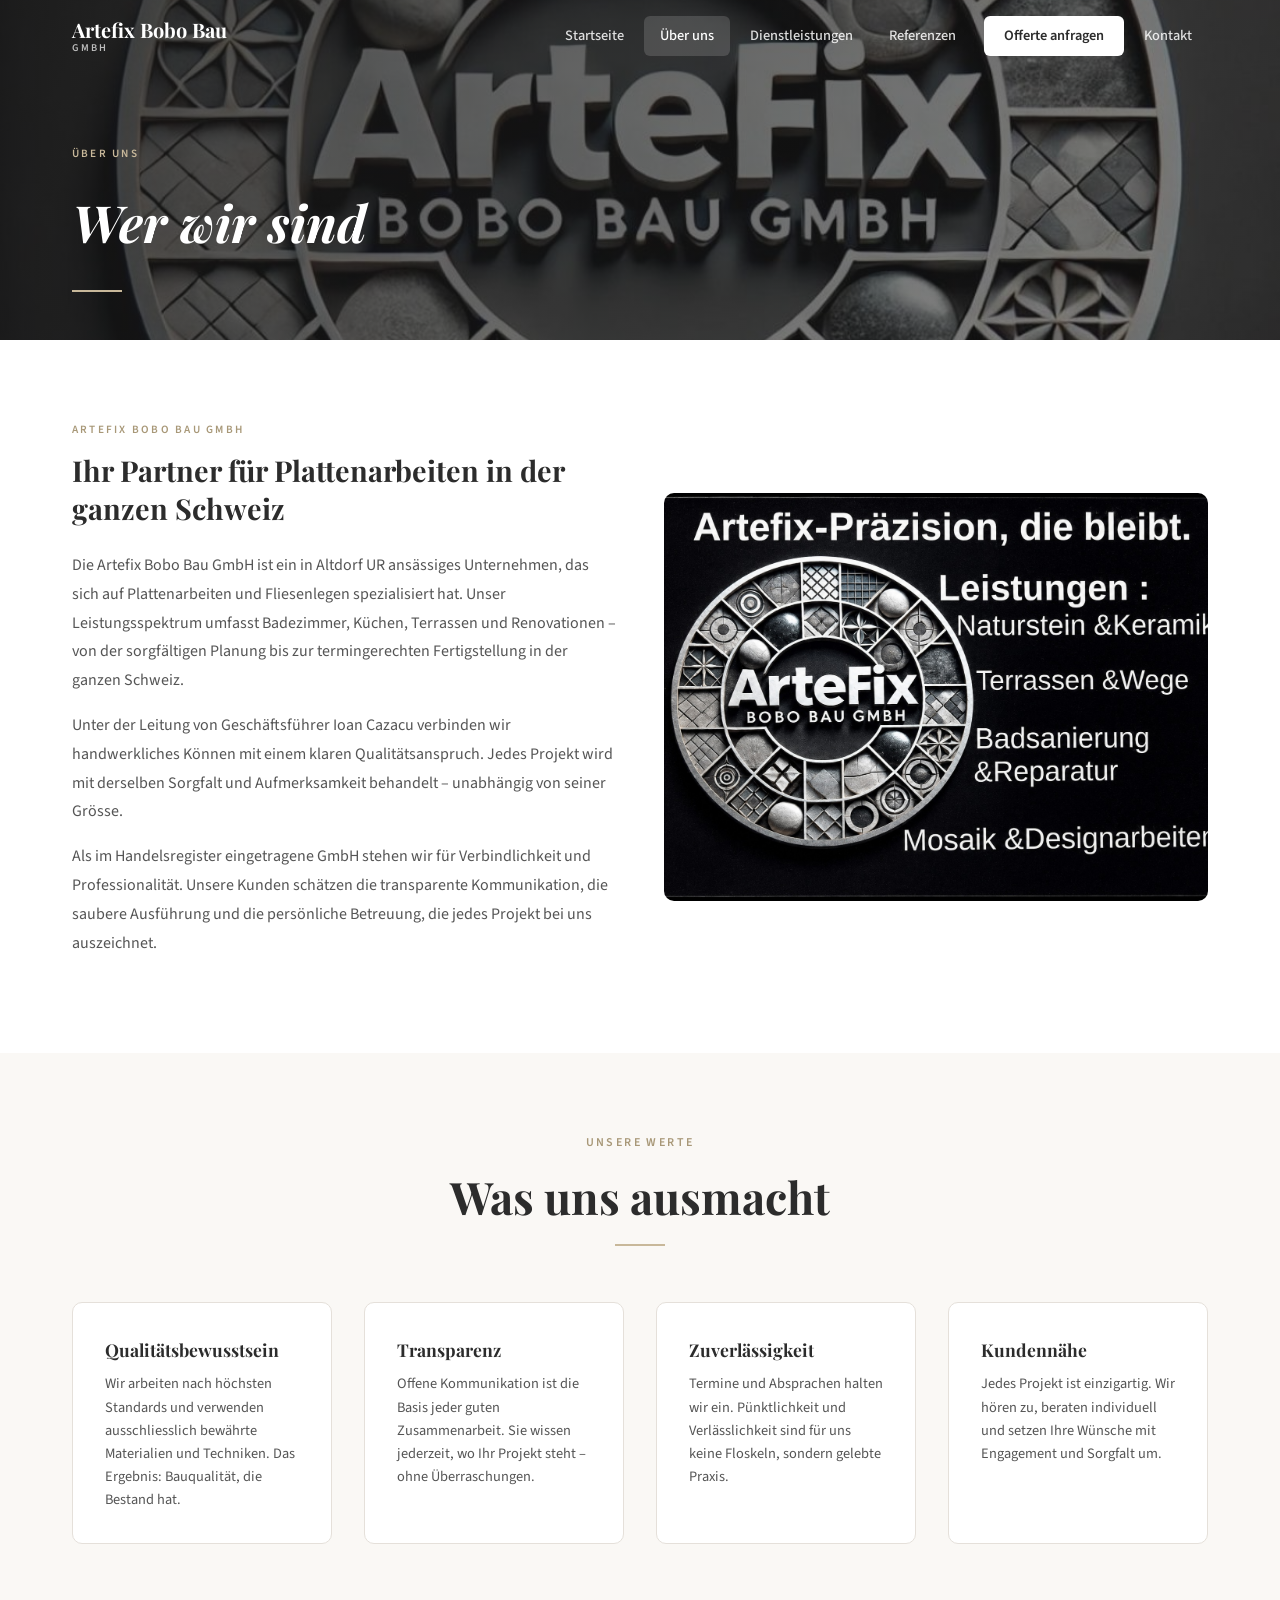
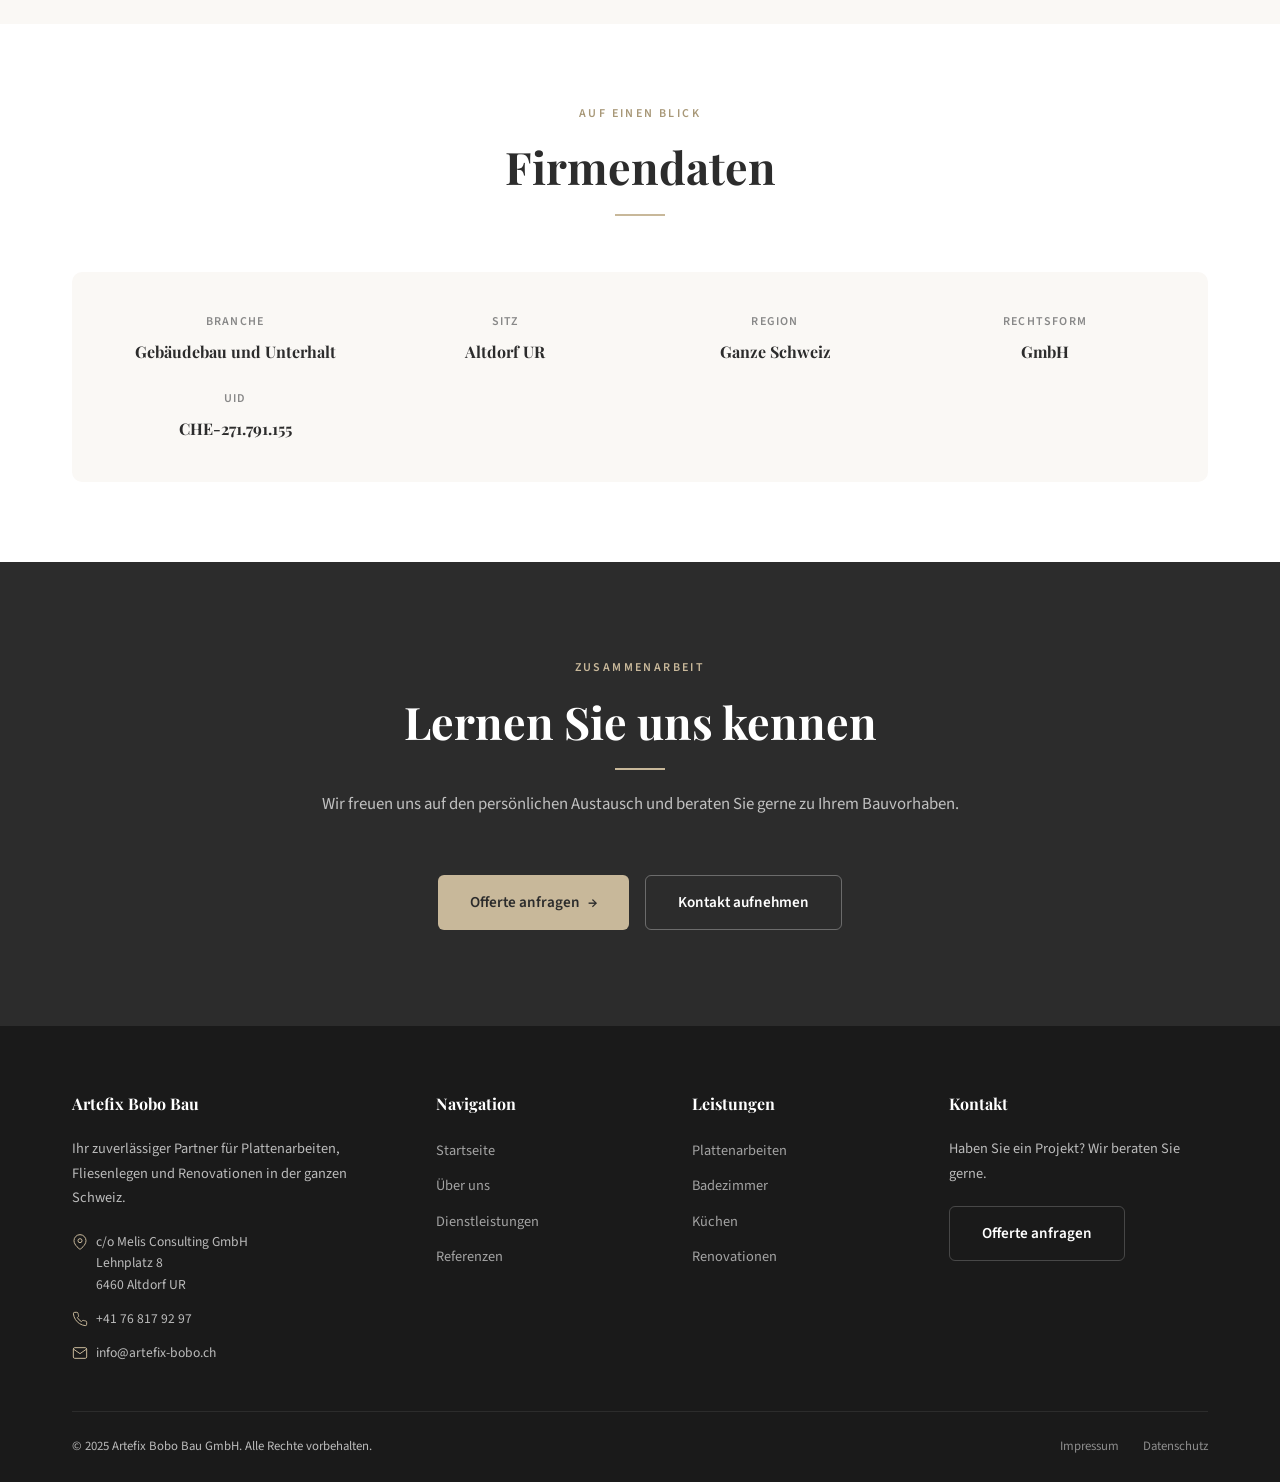
<file: ueber-uns.html>
<!DOCTYPE html>
<html lang="de">
<head>
  <meta charset="UTF-8">
  <meta name="viewport" content="width=device-width, initial-scale=1.0">
  <title>Über uns – Artefix Bobo Bau GmbH</title>
  <meta name="description" content="Erfahren Sie mehr über die Artefix Bobo Bau GmbH – Ihr Spezialist für Plattenarbeiten und Fliesenlegen. Qualität, Zuverlässigkeit und persönliche Betreuung in der ganzen Schweiz.">
  <link rel="preconnect" href="https://fonts.googleapis.com">
  <link rel="preconnect" href="https://fonts.gstatic.com" crossorigin>
  <link href="https://fonts.googleapis.com/css2?family=Playfair+Display:ital,wght@0,400;0,700;1,400;1,700&family=Source+Sans+3:wght@300;400;500;600;700&display=swap" rel="stylesheet">
  <link rel="stylesheet" href="style.css">
</head>
<body>

  <!-- Navigation (gleich wie auf allen Seiten) -->
  <nav class="navbar">
    <div class="container">
      <a href="index.html" class="navbar-brand">
        <span class="brand-name">Artefix Bobo Bau</span>
        <span class="brand-sub">GMBH</span>
      </a>
      <ul class="nav-links">
        <li><a href="index.html">Startseite</a></li>
        <li><a href="ueber-uns.html" class="active">Über uns</a></li>
        <li><a href="dienstleistungen.html">Dienstleistungen</a></li>
        <li><a href="referenzen.html">Referenzen</a></li>
        <li><a href="offerte.html" class="nav-cta">Offerte anfragen</a></li>
        <li><a href="kontakt.html">Kontakt</a></li>
      </ul>
      <button class="hamburger" aria-label="Menü öffnen">
        <span></span><span></span><span></span>
      </button>
    </div>
  </nav>
  <div class="mobile-menu">
    <a href="index.html">Startseite</a>
    <a href="ueber-uns.html">Über uns</a>
    <a href="dienstleistungen.html">Dienstleistungen</a>
    <a href="referenzen.html">Referenzen</a>
    <a href="offerte.html">Offerte anfragen</a>
    <a href="kontakt.html">Kontakt</a>
  </div>

  <!-- Seitenüberschrift mit Hintergrundbild -->
  <section class="page-header" style="background-image: url('bilder/logo.jpeg');">
    <div class="container">
      <p class="page-eyebrow">Über uns</p>
      <h1>Wer wir sind</h1>
      <div class="header-line"></div>
    </div>
  </section>

  <!-- ============================================================
       FIRMENVORSTELLUNG – Text und Bild nebeneinander
       ============================================================ -->
  <section class="about-content">
    <div class="container">
      <div class="about-grid">
        <div class="about-text fade-in">
          <p class="about-label">Artefix Bobo Bau GmbH</p>
          <h2>Ihr Partner für Plattenarbeiten in der ganzen Schweiz</h2>
          <p>Die Artefix Bobo Bau GmbH ist ein in Altdorf UR ansässiges Unternehmen, das sich auf Plattenarbeiten und Fliesenlegen spezialisiert hat. Unser Leistungsspektrum umfasst Badezimmer, Küchen, Terrassen und Renovationen – von der sorgfältigen Planung bis zur termingerechten Fertigstellung in der ganzen Schweiz.</p>
          <p>Unter der Leitung von Geschäftsführer Ioan Cazacu verbinden wir handwerkliches Können mit einem klaren Qualitätsanspruch. Jedes Projekt wird mit derselben Sorgfalt und Aufmerksamkeit behandelt – unabhängig von seiner Grösse.</p>
          <p>Als im Handelsregister eingetragene GmbH stehen wir für Verbindlichkeit und Professionalität. Unsere Kunden schätzen die transparente Kommunikation, die saubere Ausführung und die persönliche Betreuung, die jedes Projekt bei uns auszeichnet.</p>
        </div>
        <div class="about-image fade-in delay-2">
          <img src="bilder/karte.jpeg" alt="Artefix-Präzision, die bleibt – Artefix Bobo Bau GmbH">
        </div>
      </div>
    </div>
  </section>

  <!-- ============================================================
       UNSERE WERTE – Was uns ausmacht
       ============================================================ -->
  <section class="values-section">
    <div class="container">
      <div class="section-header fade-in">
        <p class="section-eyebrow">Unsere Werte</p>
        <h2 class="section-title">Was uns ausmacht</h2>
        <div class="section-line"></div>
      </div>
      <div class="values-grid">
        <div class="value-card fade-in delay-1">
          <h3>Qualitätsbewusstsein</h3>
          <p>Wir arbeiten nach höchsten Standards und verwenden ausschliesslich bewährte Materialien und Techniken. Das Ergebnis: Bauqualität, die Bestand hat.</p>
        </div>
        <div class="value-card fade-in delay-2">
          <h3>Transparenz</h3>
          <p>Offene Kommunikation ist die Basis jeder guten Zusammenarbeit. Sie wissen jederzeit, wo Ihr Projekt steht – ohne Überraschungen.</p>
        </div>
        <div class="value-card fade-in delay-3">
          <h3>Zuverlässigkeit</h3>
          <p>Termine und Absprachen halten wir ein. Pünktlichkeit und Verlässlichkeit sind für uns keine Floskeln, sondern gelebte Praxis.</p>
        </div>
        <div class="value-card fade-in delay-4">
          <h3>Kundennähe</h3>
          <p>Jedes Projekt ist einzigartig. Wir hören zu, beraten individuell und setzen Ihre Wünsche mit Engagement und Sorgfalt um.</p>
        </div>
      </div>
    </div>
  </section>

  <!-- ============================================================
       FIRMENDATEN – Offizielle Angaben
       ============================================================ -->
  <section class="company-data">
    <div class="container">
      <div class="section-header fade-in">
        <p class="section-eyebrow">Auf einen Blick</p>
        <h2 class="section-title">Firmendaten</h2>
        <div class="section-line"></div>
      </div>
      <div class="data-grid fade-in">
        <div class="data-item">
          <p class="data-label">Branche</p>
          <p class="data-value">Gebäudebau und Unterhalt</p>
        </div>
        <div class="data-item">
          <p class="data-label">Sitz</p>
          <p class="data-value">Altdorf UR</p>
        </div>
        <div class="data-item">
          <p class="data-label">Region</p>
          <p class="data-value">Ganze Schweiz</p>
        </div>
        <div class="data-item">
          <p class="data-label">Rechtsform</p>
          <p class="data-value">GmbH</p>
        </div>
        <div class="data-item">
          <p class="data-label">UID</p>
          <p class="data-value">CHE-271.791.155</p>
        </div>
      </div>
    </div>
  </section>

  <!-- CTA-Bereich -->
  <section class="cta-section">
    <div class="container">
      <div class="section-header fade-in">
        <p class="section-eyebrow">Zusammenarbeit</p>
        <h2 class="section-title">Lernen Sie uns kennen</h2>
        <div class="section-line"></div>
        <p class="section-subtitle">Wir freuen uns auf den persönlichen Austausch und beraten Sie gerne zu Ihrem Bauvorhaben.</p>
      </div>
      <div class="cta-buttons fade-in">
        <a href="offerte.html" class="btn btn-primary">Offerte anfragen <span class="arrow">→</span></a>
        <a href="kontakt.html" class="btn btn-secondary">Kontakt aufnehmen</a>
      </div>
    </div>
  </section>

  <!-- Footer (gleich wie auf allen Seiten) -->
  <footer class="footer">
    <div class="container">
      <div class="footer-grid">
        <div class="footer-brand">
          <h4>Artefix Bobo Bau</h4>
          <p>Ihr zuverlässiger Partner für Plattenarbeiten, Fliesenlegen und Renovationen in der ganzen Schweiz.</p>
          <div class="footer-address">
            <svg viewBox="0 0 24 24"><path d="M21 10c0 7-9 13-9 13s-9-6-9-13a9 9 0 0 1 18 0z"/><circle cx="12" cy="10" r="3"/></svg>
            <span>c/o Melis Consulting GmbH<br>Lehnplatz 8<br>6460 Altdorf UR</span>
          </div>
          <div class="footer-address" style="margin-top:0.75rem;">
            <svg viewBox="0 0 24 24"><path d="M22 16.92v3a2 2 0 0 1-2.18 2 19.79 19.79 0 0 1-8.63-3.07 19.5 19.5 0 0 1-6-6 19.79 19.79 0 0 1-3.07-8.67A2 2 0 0 1 4.11 2h3a2 2 0 0 1 2 1.72 12.84 12.84 0 0 0 .7 2.81 2 2 0 0 1-.45 2.11L8.09 9.91a16 16 0 0 0 6 6l1.27-1.27a2 2 0 0 1 2.11-.45 12.84 12.84 0 0 0 2.81.7A2 2 0 0 1 22 16.92z"/></svg>
            <span><a href="tel:+41768179297" style="color:inherit;">+41 76 817 92 97</a></span>
          </div>
          <div class="footer-address" style="margin-top:0.75rem;">
            <svg viewBox="0 0 24 24"><path d="M4 4h16c1.1 0 2 .9 2 2v12c0 1.1-.9 2-2 2H4c-1.1 0-2-.9-2-2V6c0-1.1.9-2 2-2z"/><polyline points="22,6 12,13 2,6"/></svg>
            <span><a href="mailto:info@artefix-bobo.ch" style="color:inherit;">info@artefix-bobo.ch</a></span>
          </div>
        </div>
        <div class="footer-nav">
          <h4>Navigation</h4>
          <ul>
            <li><a href="index.html">Startseite</a></li>
            <li><a href="ueber-uns.html">Über uns</a></li>
            <li><a href="dienstleistungen.html">Dienstleistungen</a></li>
            <li><a href="referenzen.html">Referenzen</a></li>
          </ul>
        </div>
        <div class="footer-nav">
          <h4>Leistungen</h4>
          <ul>
            <li><a href="dienstleistungen.html">Plattenarbeiten</a></li>
            <li><a href="dienstleistungen.html">Badezimmer</a></li>
            <li><a href="dienstleistungen.html">Küchen</a></li>
            <li><a href="dienstleistungen.html">Renovationen</a></li>
          </ul>
        </div>
        <div class="footer-cta">
          <h4>Kontakt</h4>
          <p>Haben Sie ein Projekt? Wir beraten Sie gerne.</p>
          <a href="offerte.html" class="btn btn-outline" style="color:#fff; border-color:rgba(255,255,255,0.2);">Offerte anfragen</a>
        </div>
      </div>
      <div class="footer-bottom">
        <span>&copy; 2025 Artefix Bobo Bau GmbH. Alle Rechte vorbehalten.</span>
        <div class="footer-legal">
          <a href="impressum.html">Impressum</a>
          <a href="datenschutz.html">Datenschutz</a>
        </div>
      </div>
    </div>
  </footer>

  <script src="script.js"></script>
</body>
</html>
</file>
<file: style.css>
/* ============================================================
   style.css – Hauptstylesheet der Artefix Bobo Bau GmbH Website
   
   Design: «Alpine Precision» – Schweizer Minimalismus
   Farben: Warmweiss (#FAF8F5), Anthrazit (#2C2C2C), Sand (#C8B89A)
   Schriften: Playfair Display (Headlines), Source Sans 3 (Body)
   
   Dieses Stylesheet enthält alle Styles für die gesamte Website.
   Es ist in logische Abschnitte unterteilt, damit man sich
   schnell zurechtfindet.
   ============================================================ */

/* --- Grundeinstellungen (Reset & Basis) --- */
/* Damit alle Browser gleich aussehen, setzen wir Abstände zurück */
*, *::before, *::after {
  margin: 0;
  padding: 0;
  box-sizing: border-box;
}

/* CSS-Variablen – unsere Farbpalette und Schriften als zentrale Werte */
:root {
  --white: #FFFFFF;
  --warm-white: #FAF8F5;
  --sand-light: #E8E0D4;
  --sand: #C8B89A;
  --sand-dark: #A89878;
  --anthracite: #2C2C2C;
  --anthracite-light: #3D3D3D;
  --charcoal: #1A1A1A;
  --text-body: #555555;
  --text-muted: #888888;
  --border-light: #E5E0DA;
  --font-display: 'Playfair Display', Georgia, serif;
  --font-body: 'Source Sans 3', 'Segoe UI', Arial, sans-serif;
  --shadow-sm: 0 1px 3px rgba(0,0,0,0.06);
  --shadow-md: 0 4px 12px rgba(0,0,0,0.08);
  --shadow-lg: 0 8px 30px rgba(0,0,0,0.12);
  --transition: 0.3s ease;
}

/* Grundlegende Body-Einstellungen */
html {
  scroll-behavior: smooth;
  font-size: 16px;
}

body {
  font-family: var(--font-body);
  color: var(--anthracite);
  background-color: var(--white);
  line-height: 1.7;
  -webkit-font-smoothing: antialiased;
  -moz-osx-font-smoothing: grayscale;
}

/* Standard-Links */
a {
  color: inherit;
  text-decoration: none;
  transition: color var(--transition);
}

/* Bilder sollen nie über ihren Container hinausragen */
img {
  max-width: 100%;
  height: auto;
  display: block;
}

/* Container – zentriert den Inhalt und gibt seitlichen Abstand */
.container {
  width: 100%;
  max-width: 1200px;
  margin: 0 auto;
  padding: 0 1rem;
}

@media (min-width: 768px) {
  .container { padding: 0 1.5rem; }
}
@media (min-width: 1024px) {
  .container { padding: 0 2rem; }
}


/* ============================================================
   NAVIGATION – Die Hauptnavigation oben auf jeder Seite
   ============================================================ */

/* Der Navigationsbalken, fixiert oben am Bildschirm */
.navbar {
  position: fixed;
  top: 0;
  left: 0;
  right: 0;
  z-index: 1000;
  padding: 1rem 0;
  transition: background var(--transition), padding var(--transition), box-shadow var(--transition);
}

/* Wenn man scrollt, bekommt die Navigation einen Hintergrund */
.navbar.scrolled {
  background: rgba(255, 255, 255, 0.97);
  padding: 0.6rem 0;
  box-shadow: var(--shadow-sm);
  backdrop-filter: blur(10px);
}

.navbar .container {
  display: flex;
  align-items: center;
  justify-content: space-between;
}

/* Logo / Firmenname in der Navigation */
.navbar-brand {
  display: flex;
  flex-direction: column;
  line-height: 1.2;
}

.navbar-brand .brand-name {
  font-family: var(--font-display);
  font-size: 1.25rem;
  font-weight: 700;
  color: var(--white);
  transition: color var(--transition);
}

.navbar-brand .brand-sub {
  font-size: 0.65rem;
  font-weight: 600;
  letter-spacing: 0.2em;
  text-transform: uppercase;
  color: rgba(255,255,255,0.7);
  transition: color var(--transition);
}

/* Wenn gescrollt wird, werden die Texte dunkel */
.navbar.scrolled .brand-name { color: var(--anthracite); }
.navbar.scrolled .brand-sub { color: var(--text-muted); }

/* Desktop-Navigation – die Links nebeneinander */
.nav-links {
  display: none;
  list-style: none;
  align-items: center;
  gap: 0.25rem;
}

@media (min-width: 900px) {
  .nav-links { display: flex; }
}

.nav-links a {
  display: inline-block;
  padding: 0.5rem 1rem;
  font-size: 0.9rem;
  font-weight: 500;
  color: rgba(255,255,255,0.85);
  border-radius: 6px;
  transition: all var(--transition);
}

.nav-links a:hover {
  color: var(--white);
  background: rgba(255,255,255,0.1);
}

.nav-links a.active {
  color: var(--white);
  background: rgba(255,255,255,0.15);
}

.navbar.scrolled .nav-links a {
  color: var(--anthracite);
}

.navbar.scrolled .nav-links a:hover {
  color: var(--anthracite);
  background: var(--warm-white);
}

.navbar.scrolled .nav-links a.active {
  color: var(--anthracite);
  background: var(--warm-white);
}

/* CTA-Button in der Navigation (z.B. "Offerte anfragen") */
.nav-links .nav-cta {
  background: var(--white);
  color: var(--anthracite) !important;
  font-weight: 600;
  padding: 0.5rem 1.25rem;
  border-radius: 6px;
  margin-left: 0.5rem;
}

.nav-links .nav-cta:hover {
  background: var(--sand-light);
}

.navbar.scrolled .nav-links .nav-cta {
  background: var(--anthracite);
  color: var(--white) !important;
}

.navbar.scrolled .nav-links .nav-cta:hover {
  background: var(--anthracite-light);
}


/* --- Hamburger-Menü (Mobile) --- */
/* Der Button mit den drei Strichen für Mobile */
.hamburger {
  display: flex;
  flex-direction: column;
  gap: 5px;
  background: none;
  border: none;
  cursor: pointer;
  padding: 4px;
  z-index: 1001;
}

@media (min-width: 900px) {
  .hamburger { display: none; }
}

.hamburger span {
  display: block;
  width: 24px;
  height: 2px;
  background: var(--white);
  border-radius: 2px;
  transition: all var(--transition);
}

.navbar.scrolled .hamburger span {
  background: var(--anthracite);
}

/* Animation wenn das Menü offen ist */
.hamburger.open span:nth-child(1) {
  transform: translateY(7px) rotate(45deg);
}
.hamburger.open span:nth-child(2) {
  opacity: 0;
}
.hamburger.open span:nth-child(3) {
  transform: translateY(-7px) rotate(-45deg);
}

/* Das mobile Menü, das von oben reinfährt */
.mobile-menu {
  position: fixed;
  top: 0;
  left: 0;
  right: 0;
  bottom: 0;
  background: var(--white);
  z-index: 999;
  display: flex;
  flex-direction: column;
  justify-content: center;
  align-items: center;
  gap: 0.5rem;
  transform: translateY(-100%);
  transition: transform 0.4s ease;
}

.mobile-menu.open {
  transform: translateY(0);
}

.mobile-menu a {
  font-family: var(--font-display);
  font-size: 1.5rem;
  color: var(--anthracite);
  padding: 0.75rem 2rem;
  border-radius: 8px;
  transition: background var(--transition);
}

.mobile-menu a:hover {
  background: var(--warm-white);
}


/* ============================================================
   HERO-BEREICH – Der grosse Einstiegsbereich auf der Startseite
   ============================================================ */

.hero {
  position: relative;
  min-height: 100vh;
  display: flex;
  align-items: center;
  overflow: hidden;
}

/* Das Hintergrundbild des Hero-Bereichs */
.hero-bg {
  position: absolute;
  inset: 0;
  background-size: cover;
  background-position: center;
  background-repeat: no-repeat;
}

/* Dunkler Verlauf über dem Bild, damit der Text lesbar ist */
.hero-bg::after {
  content: '';
  position: absolute;
  inset: 0;
  background: linear-gradient(
    135deg,
    rgba(26, 26, 26, 0.75) 0%,
    rgba(26, 26, 26, 0.4) 50%,
    rgba(26, 26, 26, 0.2) 100%
  );
}

.hero-content {
  position: relative;
  z-index: 2;
  max-width: 650px;
  padding: 8rem 0 4rem;
}

/* Kleine Überschrift über dem Haupttitel */
.hero-eyebrow {
  font-size: 0.75rem;
  font-weight: 600;
  letter-spacing: 0.2em;
  text-transform: uppercase;
  color: var(--sand);
  margin-bottom: 1.5rem;
}

.hero h1 {
  font-family: var(--font-display);
  font-size: clamp(2.5rem, 5vw, 4rem);
  font-weight: 700;
  color: var(--white);
  line-height: 1.15;
  margin-bottom: 1.5rem;
}

/* Das Akzentwort in der Headline (z.B. "Präzision") */
.hero h1 .accent {
  color: var(--sand);
  font-style: italic;
}

.hero p {
  font-size: 1.1rem;
  color: rgba(255,255,255,0.8);
  line-height: 1.7;
  margin-bottom: 2.5rem;
  max-width: 500px;
}

/* Buttons im Hero-Bereich */
.hero-buttons {
  display: flex;
  flex-wrap: wrap;
  gap: 1rem;
}

/* Scroll-Hinweis unten im Hero */
.hero-scroll {
  position: absolute;
  bottom: 2rem;
  left: 50%;
  transform: translateX(-50%);
  z-index: 2;
  display: flex;
  flex-direction: column;
  align-items: center;
  gap: 0.5rem;
  color: rgba(255,255,255,0.5);
  font-size: 0.75rem;
  letter-spacing: 0.1em;
}

.hero-scroll .scroll-line {
  width: 1px;
  height: 40px;
  background: linear-gradient(to bottom, rgba(255,255,255,0.5), transparent);
  animation: scrollPulse 2s ease-in-out infinite;
}

@keyframes scrollPulse {
  0%, 100% { opacity: 0.3; }
  50% { opacity: 1; }
}


/* ============================================================
   BUTTONS – Verschiedene Button-Stile
   ============================================================ */

.btn {
  display: inline-flex;
  align-items: center;
  gap: 0.5rem;
  padding: 0.85rem 2rem;
  font-family: var(--font-body);
  font-size: 0.95rem;
  font-weight: 600;
  border: none;
  border-radius: 6px;
  cursor: pointer;
  transition: all var(--transition);
  text-decoration: none;
}

/* Primärer Button – heller Hintergrund */
.btn-primary {
  background: var(--white);
  color: var(--anthracite);
}

.btn-primary:hover {
  background: var(--sand-light);
  transform: translateY(-1px);
}

/* Sekundärer Button – durchsichtiger Rand */
.btn-secondary {
  background: transparent;
  color: var(--white);
  border: 1px solid rgba(255,255,255,0.3);
}

.btn-secondary:hover {
  background: rgba(255,255,255,0.1);
  border-color: rgba(255,255,255,0.5);
}

/* Dunkler Button */
.btn-dark {
  background: var(--anthracite);
  color: var(--white);
}

.btn-dark:hover {
  background: var(--anthracite-light);
  transform: translateY(-1px);
}

/* Outline-Button (dunkler Rand) */
.btn-outline {
  background: transparent;
  color: var(--anthracite);
  border: 1px solid var(--border-light);
}

.btn-outline:hover {
  background: var(--warm-white);
  border-color: var(--sand);
}

/* Pfeil-Symbol im Button */
.btn .arrow {
  transition: transform var(--transition);
}
.btn:hover .arrow {
  transform: translateX(3px);
}


/* ============================================================
   SEKTIONS-ÜBERSCHRIFTEN – Einheitliche Titel für alle Bereiche
   ============================================================ */

.section-header {
  text-align: center;
  max-width: 700px;
  margin: 0 auto 3.5rem;
}

.section-eyebrow {
  font-size: 0.75rem;
  font-weight: 600;
  letter-spacing: 0.2em;
  text-transform: uppercase;
  color: var(--sand-dark);
  margin-bottom: 1rem;
}

.section-title {
  font-family: var(--font-display);
  font-size: clamp(1.8rem, 3.5vw, 2.8rem);
  font-weight: 700;
  color: var(--anthracite);
  line-height: 1.2;
  margin-bottom: 1rem;
}

.section-line {
  width: 50px;
  height: 2px;
  background: var(--sand);
  margin: 1.25rem auto;
}

.section-subtitle {
  font-size: 1.05rem;
  color: var(--text-body);
  line-height: 1.7;
}


/* ============================================================
   VORTEILE-BEREICH – Die 4 Vorteile auf der Startseite
   ============================================================ */

.trust-section {
  padding: 5rem 0;
  background: var(--warm-white);
}

.trust-grid {
  display: grid;
  grid-template-columns: repeat(auto-fit, minmax(240px, 1fr));
  gap: 2rem;
}

.trust-item {
  text-align: center;
  padding: 2rem 1.5rem;
}

.trust-icon {
  width: 56px;
  height: 56px;
  margin: 0 auto 1.25rem;
  display: flex;
  align-items: center;
  justify-content: center;
  border: 1.5px solid var(--sand);
  border-radius: 12px;
  color: var(--anthracite);
}

.trust-icon svg {
  width: 24px;
  height: 24px;
  stroke: var(--anthracite);
  fill: none;
  stroke-width: 1.5;
  stroke-linecap: round;
  stroke-linejoin: round;
}

.trust-item h3 {
  font-family: var(--font-display);
  font-size: 1.1rem;
  font-weight: 700;
  margin-bottom: 0.5rem;
}

.trust-item p {
  font-size: 0.9rem;
  color: var(--text-body);
  line-height: 1.6;
}


/* ============================================================
   DIENSTLEISTUNGEN-VORSCHAU – Karten auf der Startseite
   ============================================================ */

.services-preview {
  padding: 5rem 0;
  background: var(--white);
}

.services-grid {
  display: grid;
  grid-template-columns: repeat(auto-fit, minmax(260px, 1fr));
  gap: 1.5rem;
  margin-bottom: 2.5rem;
}

.service-card {
  background: var(--warm-white);
  border-radius: 10px;
  padding: 2rem;
  transition: all var(--transition);
  border: 1px solid transparent;
}

.service-card:hover {
  transform: translateY(-4px);
  box-shadow: var(--shadow-md);
  border-color: var(--sand-light);
}

.service-card .card-icon {
  width: 44px;
  height: 44px;
  margin-bottom: 1.25rem;
  display: flex;
  align-items: center;
  justify-content: center;
  background: var(--white);
  border-radius: 10px;
  border: 1px solid var(--border-light);
}

.service-card .card-icon svg {
  width: 22px;
  height: 22px;
  stroke: var(--anthracite);
  fill: none;
  stroke-width: 1.5;
  stroke-linecap: round;
  stroke-linejoin: round;
}

.service-card h3 {
  font-family: var(--font-display);
  font-size: 1.1rem;
  font-weight: 700;
  margin-bottom: 0.5rem;
}

.service-card p {
  font-size: 0.9rem;
  color: var(--text-body);
  line-height: 1.6;
  margin-bottom: 1rem;
}

.service-card .card-link {
  font-size: 0.85rem;
  font-weight: 600;
  color: var(--anthracite);
  display: inline-flex;
  align-items: center;
  gap: 0.35rem;
}

.service-card:hover .card-link {
  color: var(--sand-dark);
}

.center-btn {
  text-align: center;
}


/* ============================================================
   REFERENZEN-VORSCHAU – Projektbilder auf der Startseite
   ============================================================ */

.references-preview {
  padding: 5rem 0;
  background: var(--warm-white);
}

.references-grid {
  display: grid;
  grid-template-columns: repeat(auto-fit, minmax(300px, 1fr));
  gap: 1.5rem;
  margin-bottom: 2.5rem;
}

.reference-card {
  position: relative;
  border-radius: 10px;
  overflow: hidden;
  aspect-ratio: 4/3;
  cursor: pointer;
}

.reference-card img {
  width: 100%;
  height: 100%;
  object-fit: cover;
  transition: transform 0.5s ease;
}

.reference-card:hover img {
  transform: scale(1.05);
}

.reference-card .card-overlay {
  position: absolute;
  inset: 0;
  background: linear-gradient(to top, rgba(26,26,26,0.7) 0%, transparent 50%);
  display: flex;
  flex-direction: column;
  justify-content: flex-end;
  padding: 1.5rem;
}

.reference-card .card-tag {
  font-size: 0.7rem;
  font-weight: 600;
  letter-spacing: 0.15em;
  text-transform: uppercase;
  color: var(--sand);
  margin-bottom: 0.35rem;
}

.reference-card .card-title {
  font-family: var(--font-display);
  font-size: 1.2rem;
  font-weight: 700;
  color: var(--white);
}


/* ============================================================
   CTA-BEREICH – "Lassen Sie uns gemeinsam bauen"
   ============================================================ */

.cta-section {
  padding: 6rem 0;
  background: var(--anthracite);
  text-align: center;
}

.cta-section .section-eyebrow {
  color: var(--sand);
}

.cta-section .section-title {
  color: var(--white);
}

.cta-section .section-subtitle {
  color: rgba(255,255,255,0.7);
}

.cta-section .section-line {
  background: var(--sand);
}

.cta-buttons {
  display: flex;
  flex-wrap: wrap;
  justify-content: center;
  gap: 1rem;
  margin-top: 2rem;
}

.cta-section .btn-primary {
  background: var(--sand);
  color: var(--anthracite);
}

.cta-section .btn-primary:hover {
  background: var(--sand-dark);
}


/* ============================================================
   PAGE-HEADER – Seitenüberschrift auf Unterseiten
   ============================================================ */

.page-header {
  padding: 9rem 0 3rem;
  background-size: cover;
  background-position: center;
  position: relative;
}

.page-header::after {
  content: '';
  position: absolute;
  inset: 0;
  background: linear-gradient(135deg, rgba(26,26,26,0.8) 0%, rgba(26,26,26,0.5) 100%);
}

.page-header .container {
  position: relative;
  z-index: 2;
}

.page-header .page-eyebrow {
  font-size: 0.7rem;
  font-weight: 600;
  letter-spacing: 0.2em;
  text-transform: uppercase;
  color: var(--sand);
  margin-bottom: 1rem;
}

.page-header h1 {
  font-family: var(--font-display);
  font-size: clamp(2rem, 4vw, 3.2rem);
  font-weight: 700;
  color: var(--white);
  font-style: italic;
}

.page-header .header-line {
  width: 50px;
  height: 2px;
  background: var(--sand);
  margin-top: 1.5rem;
}


/* ============================================================
   ÜBER UNS SEITE
   ============================================================ */

.about-content {
  padding: 5rem 0;
}

.about-grid {
  display: grid;
  grid-template-columns: 1fr;
  gap: 3rem;
  align-items: center;
}

@media (min-width: 768px) {
  .about-grid {
    grid-template-columns: 1fr 1fr;
  }
}

.about-text .about-label {
  font-size: 0.7rem;
  font-weight: 600;
  letter-spacing: 0.2em;
  text-transform: uppercase;
  color: var(--sand-dark);
  margin-bottom: 0.75rem;
}

.about-text h2 {
  font-family: var(--font-display);
  font-size: 1.8rem;
  font-weight: 700;
  margin-bottom: 1.5rem;
  line-height: 1.3;
}

.about-text p {
  font-size: 1rem;
  color: var(--text-body);
  line-height: 1.8;
  margin-bottom: 1rem;
}

.about-image {
  border-radius: 10px;
  overflow: hidden;
  aspect-ratio: 4/3;
}

.about-image img {
  width: 100%;
  height: 100%;
  object-fit: cover;
}

/* Werte-Bereich auf der Über-uns-Seite */
.values-section {
  padding: 5rem 0;
  background: var(--warm-white);
}

.values-grid {
  display: grid;
  grid-template-columns: repeat(auto-fit, minmax(250px, 1fr));
  gap: 2rem;
}

.value-card {
  background: var(--white);
  padding: 2rem;
  border-radius: 10px;
  border: 1px solid var(--border-light);
  transition: all var(--transition);
}

.value-card:hover {
  transform: translateY(-3px);
  box-shadow: var(--shadow-md);
}

.value-card h3 {
  font-family: var(--font-display);
  font-size: 1.1rem;
  font-weight: 700;
  margin-bottom: 0.5rem;
}

.value-card p {
  font-size: 0.9rem;
  color: var(--text-body);
  line-height: 1.6;
}

/* Firmendaten-Bereich */
.company-data {
  padding: 5rem 0;
}

.data-grid {
  display: grid;
  grid-template-columns: repeat(auto-fit, minmax(200px, 1fr));
  gap: 1.5rem;
  background: var(--warm-white);
  padding: 2.5rem;
  border-radius: 10px;
}

.data-item {
  text-align: center;
}

.data-item .data-label {
  font-size: 0.75rem;
  font-weight: 600;
  letter-spacing: 0.1em;
  text-transform: uppercase;
  color: var(--text-muted);
  margin-bottom: 0.35rem;
}

.data-item .data-value {
  font-family: var(--font-display);
  font-size: 1rem;
  font-weight: 700;
  color: var(--anthracite);
}


/* ============================================================
   DIENSTLEISTUNGEN-SEITE – Alle 8 Leistungskarten
   ============================================================ */

.services-full {
  padding: 5rem 0;
}

.services-intro {
  text-align: center;
  max-width: 700px;
  margin: 0 auto 3rem;
  font-size: 1.05rem;
  color: var(--text-body);
  line-height: 1.7;
}

.services-full-grid {
  display: grid;
  grid-template-columns: repeat(auto-fit, minmax(280px, 1fr));
  gap: 1.5rem;
}

.service-full-card {
  background: var(--warm-white);
  border-radius: 10px;
  padding: 2rem;
  border: 1px solid transparent;
  transition: all var(--transition);
}

.service-full-card:hover {
  transform: translateY(-4px);
  box-shadow: var(--shadow-md);
  border-color: var(--sand-light);
}

.service-full-card .card-icon {
  width: 48px;
  height: 48px;
  margin-bottom: 1.25rem;
  display: flex;
  align-items: center;
  justify-content: center;
  background: var(--white);
  border-radius: 10px;
  border: 1px solid var(--border-light);
}

.service-full-card .card-icon svg {
  width: 22px;
  height: 22px;
  stroke: var(--anthracite);
  fill: none;
  stroke-width: 1.5;
  stroke-linecap: round;
  stroke-linejoin: round;
}

.service-full-card h3 {
  font-family: var(--font-display);
  font-size: 1.15rem;
  font-weight: 700;
  margin-bottom: 0.75rem;
}

.service-full-card p {
  font-size: 0.9rem;
  color: var(--text-body);
  line-height: 1.7;
}

.services-cta {
  text-align: center;
  margin-top: 3rem;
}


/* ============================================================
   REFERENZEN-SEITE – Projektgalerie
   ============================================================ */

.references-full {
  padding: 5rem 0;
}

.references-notice {
  display: flex;
  align-items: center;
  gap: 0.75rem;
  background: var(--warm-white);
  padding: 1rem 1.5rem;
  border-radius: 8px;
  margin-bottom: 3rem;
  font-size: 0.9rem;
  color: var(--text-body);
}

.references-notice svg {
  flex-shrink: 0;
  width: 20px;
  height: 20px;
  stroke: var(--text-muted);
  fill: none;
  stroke-width: 1.5;
}

.references-full-grid {
  display: grid;
  grid-template-columns: repeat(auto-fit, minmax(320px, 1fr));
  gap: 1.5rem;
}

.ref-card {
  border-radius: 10px;
  overflow: hidden;
  background: var(--warm-white);
  transition: all var(--transition);
}

.ref-card:hover {
  transform: translateY(-4px);
  box-shadow: var(--shadow-lg);
}

.ref-card-image {
  aspect-ratio: 16/10;
  overflow: hidden;
  position: relative;
}

.ref-card-image img {
  width: 100%;
  height: 100%;
  object-fit: cover;
  transition: transform 0.5s ease;
}

.ref-card:hover .ref-card-image img {
  transform: scale(1.05);
}

.ref-card-image .ref-tag {
  position: absolute;
  top: 1rem;
  left: 1rem;
  background: var(--white);
  padding: 0.3rem 0.75rem;
  border-radius: 4px;
  font-size: 0.7rem;
  font-weight: 600;
  letter-spacing: 0.1em;
  text-transform: uppercase;
  color: var(--anthracite);
}

.ref-card-body {
  padding: 1.5rem;
}

.ref-card-body h3 {
  font-family: var(--font-display);
  font-size: 1.15rem;
  font-weight: 700;
  margin-bottom: 0.5rem;
}

.ref-card-body p {
  font-size: 0.9rem;
  color: var(--text-body);
  line-height: 1.6;
}


/* ============================================================
   FORMULARE – Offerte & Kontakt
   ============================================================ */

.form-section {
  padding: 5rem 0;
}

.form-layout {
  display: grid;
  grid-template-columns: 1fr;
  gap: 3rem;
}

@media (min-width: 768px) {
  .form-layout {
    grid-template-columns: 1fr 1.2fr;
    gap: 4rem;
  }
}

.form-info h2 {
  font-family: var(--font-display);
  font-size: 1.8rem;
  font-weight: 700;
  margin-bottom: 1rem;
  line-height: 1.3;
}

.form-info > p {
  font-size: 1rem;
  color: var(--text-body);
  line-height: 1.7;
  margin-bottom: 2rem;
}

.form-benefits {
  list-style: none;
  display: flex;
  flex-direction: column;
  gap: 0.75rem;
}

.form-benefits li {
  display: flex;
  align-items: center;
  gap: 0.75rem;
  font-size: 0.95rem;
  color: var(--text-body);
}

.form-benefits li svg {
  width: 18px;
  height: 18px;
  stroke: var(--sand-dark);
  fill: none;
  stroke-width: 2;
  flex-shrink: 0;
}

/* Kontaktinformationen */
.contact-details {
  display: flex;
  flex-direction: column;
  gap: 1.5rem;
  margin-top: 2rem;
}

.contact-item {
  display: flex;
  gap: 1rem;
  align-items: flex-start;
}

.contact-item .contact-icon {
  width: 40px;
  height: 40px;
  display: flex;
  align-items: center;
  justify-content: center;
  background: var(--warm-white);
  border-radius: 10px;
  flex-shrink: 0;
}

.contact-item .contact-icon svg {
  width: 18px;
  height: 18px;
  stroke: var(--anthracite);
  fill: none;
  stroke-width: 1.5;
}

.contact-item h4 {
  font-family: var(--font-display);
  font-size: 1rem;
  font-weight: 700;
  margin-bottom: 0.2rem;
}

.contact-item p {
  font-size: 0.9rem;
  color: var(--text-body);
  line-height: 1.5;
}

/* Formular-Felder */
.form-card {
  background: var(--warm-white);
  padding: 2.5rem;
  border-radius: 10px;
}

.form-row {
  display: grid;
  grid-template-columns: 1fr;
  gap: 1.25rem;
  margin-bottom: 1.25rem;
}

@media (min-width: 500px) {
  .form-row.two-col {
    grid-template-columns: 1fr 1fr;
  }
}

.form-group label {
  display: block;
  font-size: 0.85rem;
  font-weight: 600;
  color: var(--anthracite);
  margin-bottom: 0.4rem;
}

.form-group label .required {
  color: #c0392b;
}

.form-group input,
.form-group select,
.form-group textarea {
  width: 100%;
  padding: 0.75rem 1rem;
  font-family: var(--font-body);
  font-size: 0.95rem;
  color: var(--anthracite);
  background: var(--white);
  border: 1px solid var(--border-light);
  border-radius: 6px;
  transition: border-color var(--transition), box-shadow var(--transition);
  outline: none;
}

.form-group input:focus,
.form-group select:focus,
.form-group textarea:focus {
  border-color: var(--sand);
  box-shadow: 0 0 0 3px rgba(200, 184, 154, 0.15);
}

.form-group textarea {
  min-height: 120px;
  resize: vertical;
}

.form-group select {
  appearance: none;
  background-image: url("data:image/svg+xml,%3Csvg xmlns='http://www.w3.org/2000/svg' width='12' height='12' viewBox='0 0 24 24' fill='none' stroke='%23888' stroke-width='2'%3E%3Cpath d='M6 9l6 6 6-6'/%3E%3C/svg%3E");
  background-repeat: no-repeat;
  background-position: right 1rem center;
  padding-right: 2.5rem;
}

.form-submit {
  margin-top: 1.5rem;
}

.form-submit .btn {
  width: 100%;
  justify-content: center;
}

.form-note {
  font-size: 0.8rem;
  color: var(--text-muted);
  margin-top: 1rem;
}


/* ============================================================
   IMPRESSUM & DATENSCHUTZ – Rechtliche Seiten
   ============================================================ */

.legal-content {
  padding: 5rem 0;
}

.legal-content .legal-inner {
  max-width: 750px;
}

.legal-content h2 {
  font-family: var(--font-display);
  font-size: 1.25rem;
  font-weight: 700;
  margin-top: 2.5rem;
  margin-bottom: 0.75rem;
}

.legal-content h2:first-child {
  margin-top: 0;
}

.legal-content p {
  font-size: 1rem;
  color: var(--text-body);
  line-height: 1.8;
  margin-bottom: 0.5rem;
}

.legal-content strong {
  color: var(--anthracite);
}

.legal-content .legal-notice {
  margin-top: 2.5rem;
  padding-top: 1.5rem;
  border-top: 1px solid var(--sand-light);
  font-size: 0.85rem;
  color: var(--text-muted);
  font-style: italic;
}


/* ============================================================
   FOOTER – Der Fussbereich auf jeder Seite
   ============================================================ */

.footer {
  background: var(--charcoal);
  color: rgba(255,255,255,0.7);
  padding: 4rem 0 0;
}

.footer-grid {
  display: grid;
  grid-template-columns: 1fr;
  gap: 2.5rem;
  padding-bottom: 3rem;
}

@media (min-width: 768px) {
  .footer-grid {
    grid-template-columns: 1.5fr 1fr 1fr 1.2fr;
  }
}

.footer h4 {
  font-family: var(--font-display);
  font-size: 1rem;
  font-weight: 700;
  color: var(--white);
  margin-bottom: 1.25rem;
}

.footer-brand p {
  font-size: 0.9rem;
  line-height: 1.7;
  margin-bottom: 1.25rem;
}

.footer-address {
  display: flex;
  align-items: flex-start;
  gap: 0.5rem;
  font-size: 0.85rem;
  line-height: 1.6;
}

.footer-address svg {
  width: 16px;
  height: 16px;
  stroke: var(--sand);
  fill: none;
  stroke-width: 1.5;
  flex-shrink: 0;
  margin-top: 3px;
}

.footer-nav ul {
  list-style: none;
  display: flex;
  flex-direction: column;
  gap: 0.5rem;
}

.footer-nav a {
  font-size: 0.9rem;
  color: rgba(255,255,255,0.6);
  transition: color var(--transition);
}

.footer-nav a:hover {
  color: var(--white);
}

.footer-cta p {
  font-size: 0.9rem;
  margin-bottom: 1.25rem;
}

.footer-bottom {
  border-top: 1px solid rgba(255,255,255,0.08);
  padding: 1.5rem 0;
  display: flex;
  flex-wrap: wrap;
  justify-content: space-between;
  align-items: center;
  gap: 1rem;
  font-size: 0.8rem;
}

.footer-legal {
  display: flex;
  gap: 1.5rem;
}

.footer-legal a {
  color: rgba(255,255,255,0.5);
  transition: color var(--transition);
}

.footer-legal a:hover {
  color: var(--white);
}


/* ============================================================
   ANIMATIONEN – Elemente erscheinen beim Scrollen
   ============================================================ */

.fade-in {
  opacity: 0;
  transform: translateY(25px);
  transition: opacity 0.6s ease, transform 0.6s ease;
}

.fade-in.visible {
  opacity: 1;
  transform: translateY(0);
}

/* Verzögerte Animationen für gestaffelte Effekte */
.fade-in.delay-1 { transition-delay: 0.1s; }
.fade-in.delay-2 { transition-delay: 0.2s; }
.fade-in.delay-3 { transition-delay: 0.3s; }
.fade-in.delay-4 { transition-delay: 0.4s; }


/* ============================================================
   RESPONSIVE – Anpassungen für verschiedene Bildschirmgrössen
   ============================================================ */

@media (max-width: 768px) {
  .hero-content {
    padding: 7rem 0 3rem;
  }
  
  .hero h1 {
    font-size: 2.2rem;
  }

  .hero-scroll {
    display: none;
  }

  .trust-grid {
    grid-template-columns: 1fr 1fr;
  }

  .references-grid {
    grid-template-columns: 1fr;
  }

  .references-full-grid {
    grid-template-columns: 1fr;
  }

  .form-card {
    padding: 1.5rem;
  }

  .footer-grid {
    grid-template-columns: 1fr 1fr;
  }
}

@media (max-width: 480px) {
  .trust-grid {
    grid-template-columns: 1fr;
  }

  .services-grid {
    grid-template-columns: 1fr;
  }

  .footer-grid {
    grid-template-columns: 1fr;
  }

  .hero-buttons {
    flex-direction: column;
  }

  .cta-buttons {
    flex-direction: column;
    align-items: center;
  }
}
</file>
